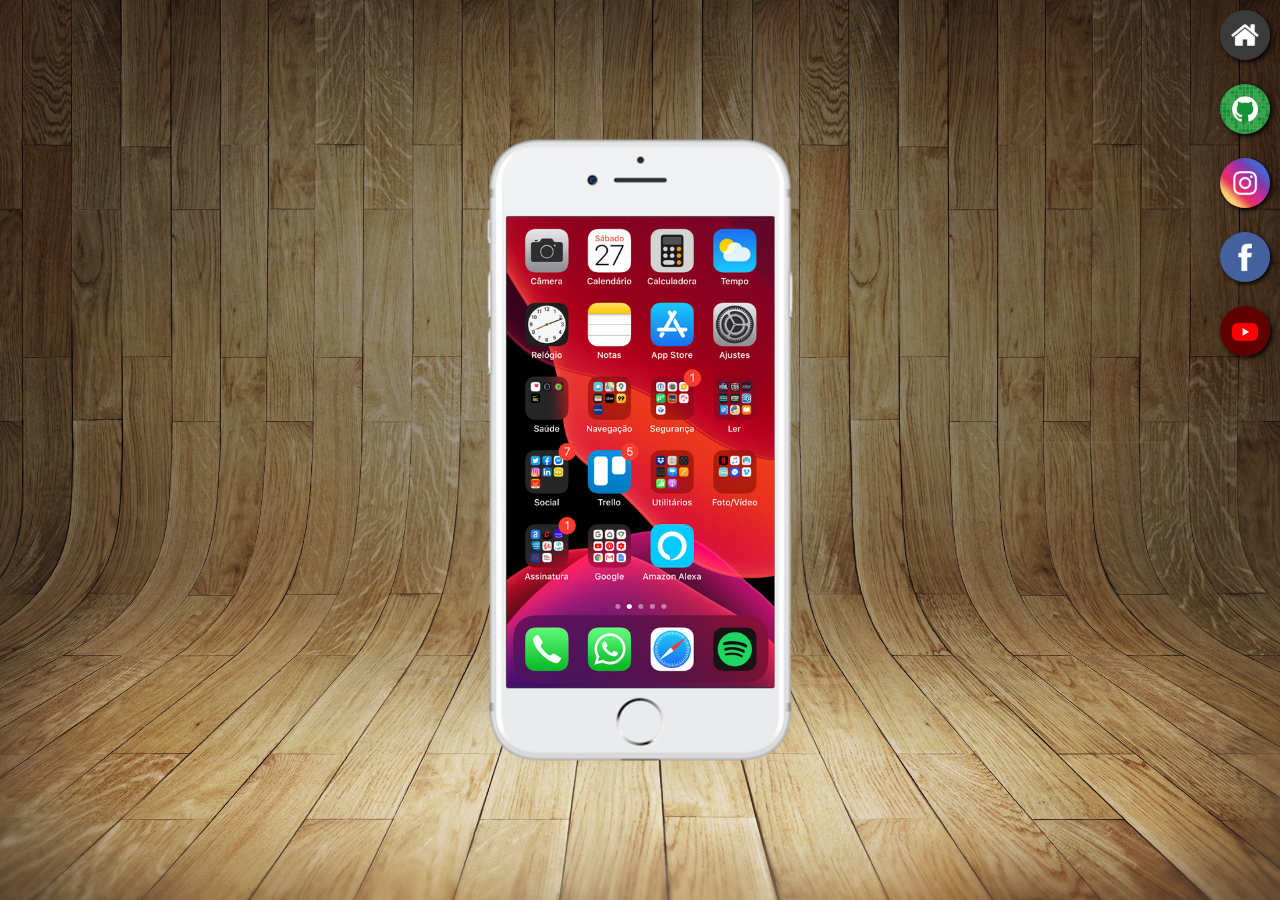
<file: index.html>
<!DOCTYPE html>
<html lang="pt-br">
<head>
    <meta charset="UTF-8">
    <meta http-equiv="X-UA-Compatible" content="IE=edge">
    <meta name="viewport" content="width=device-width, initial-scale=1.0">
    <link rel="shortcut icon" href="favicon.ico" type="image/x-icon">
    <link rel="stylesheet" href="estilos/style.css">
    <title>Projeto Redes Sociais</title>
</head>
<body>
    <main>
        <section id="telefone">
            <iframe src="home.html" name = 'tela' id = 'tela' frameborder="0">Seu navegador não é compativel com isso.</iframe>
        </section>
        <section id="redes-sociais">
            <a href="home.html" target="tela"><img src="imagens/logo-home.jpg" alt="home"></a><br>
            <a href="github.html" target="tela"><img src="imagens/logo-github.jpg" alt="github"></a><br>
            <a href="Instagram.html" target="tela"><img src="imagens/logo-instagram.jpg" alt="Instagram"></a><br>
            <a href="facebook.html" target="tela"><img src="imagens/logo-facebook.jpg" alt="Facebook"></a><br> 
            <a href="youtube.html" target="tela"><img src="imagens/logo-youtube.jpg" alt="Youtube"></a>
        </section>
    </main>
</body>
</html>
</file>
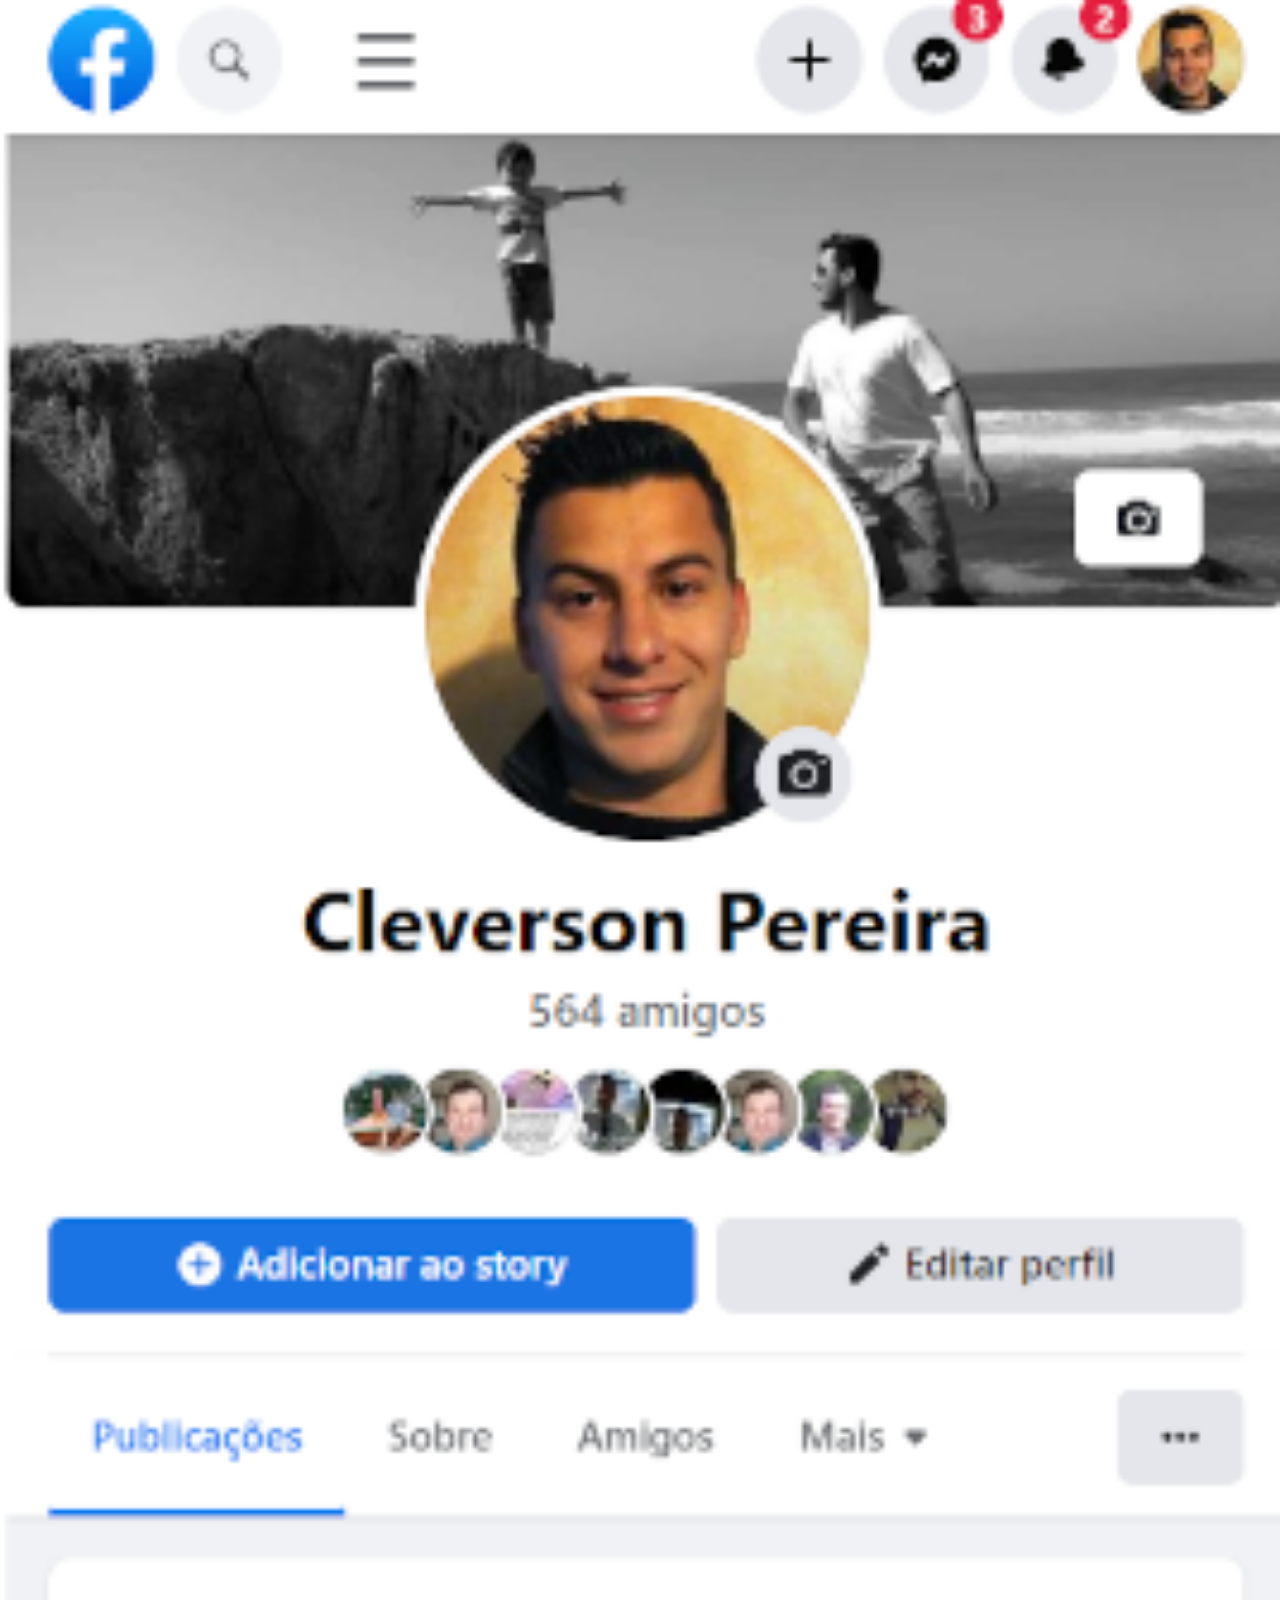
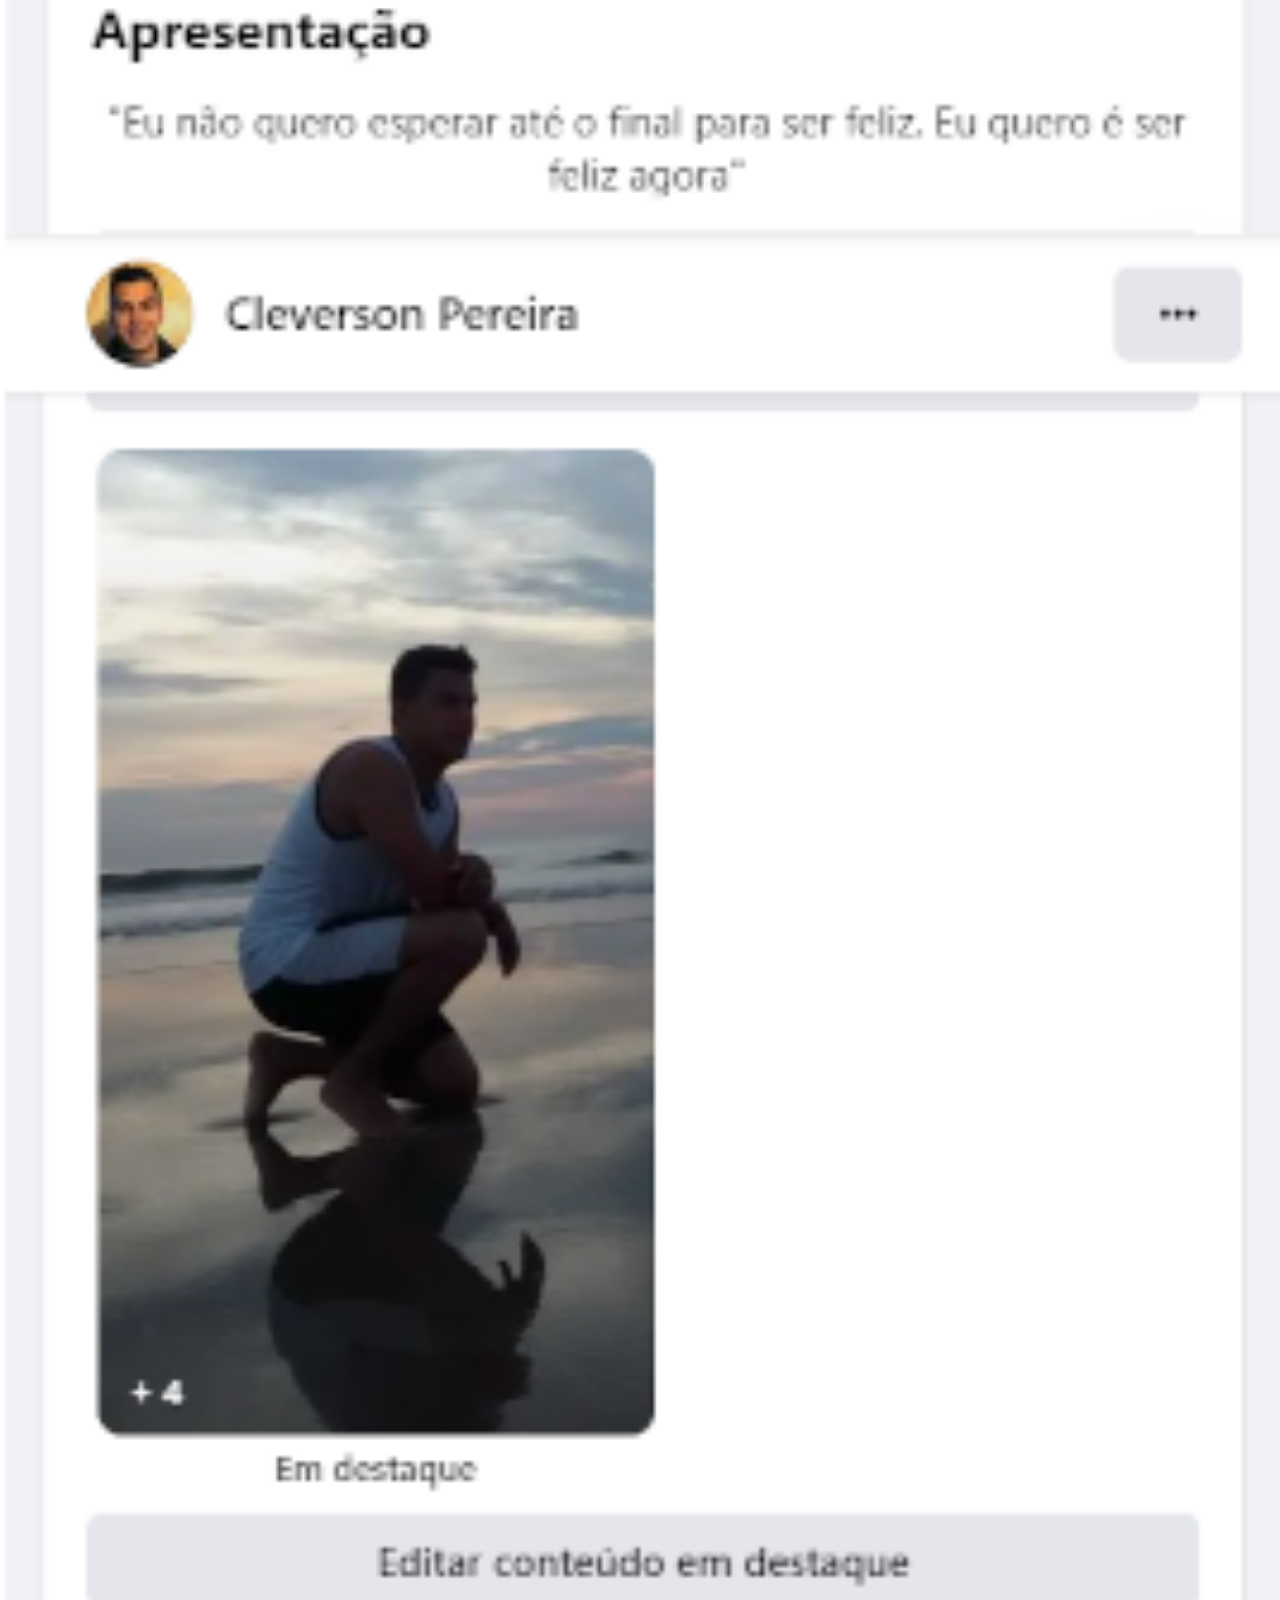
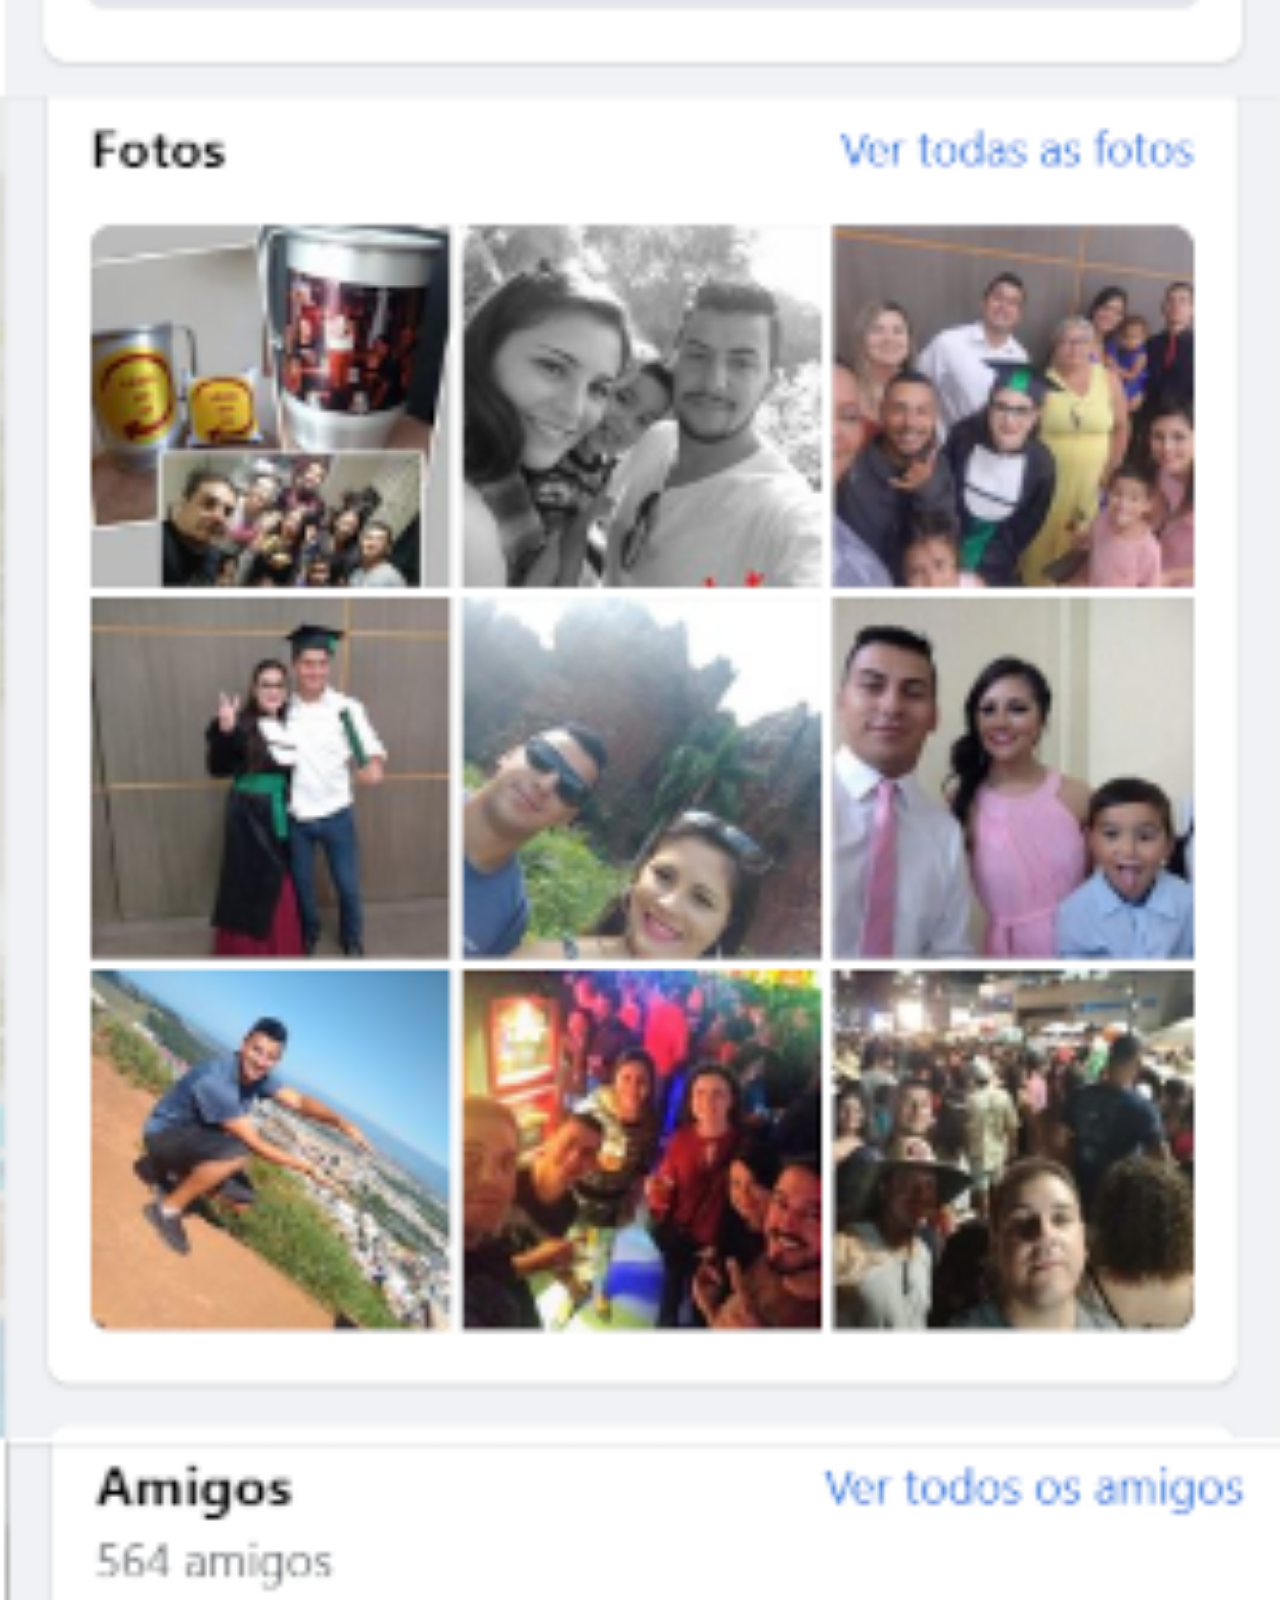
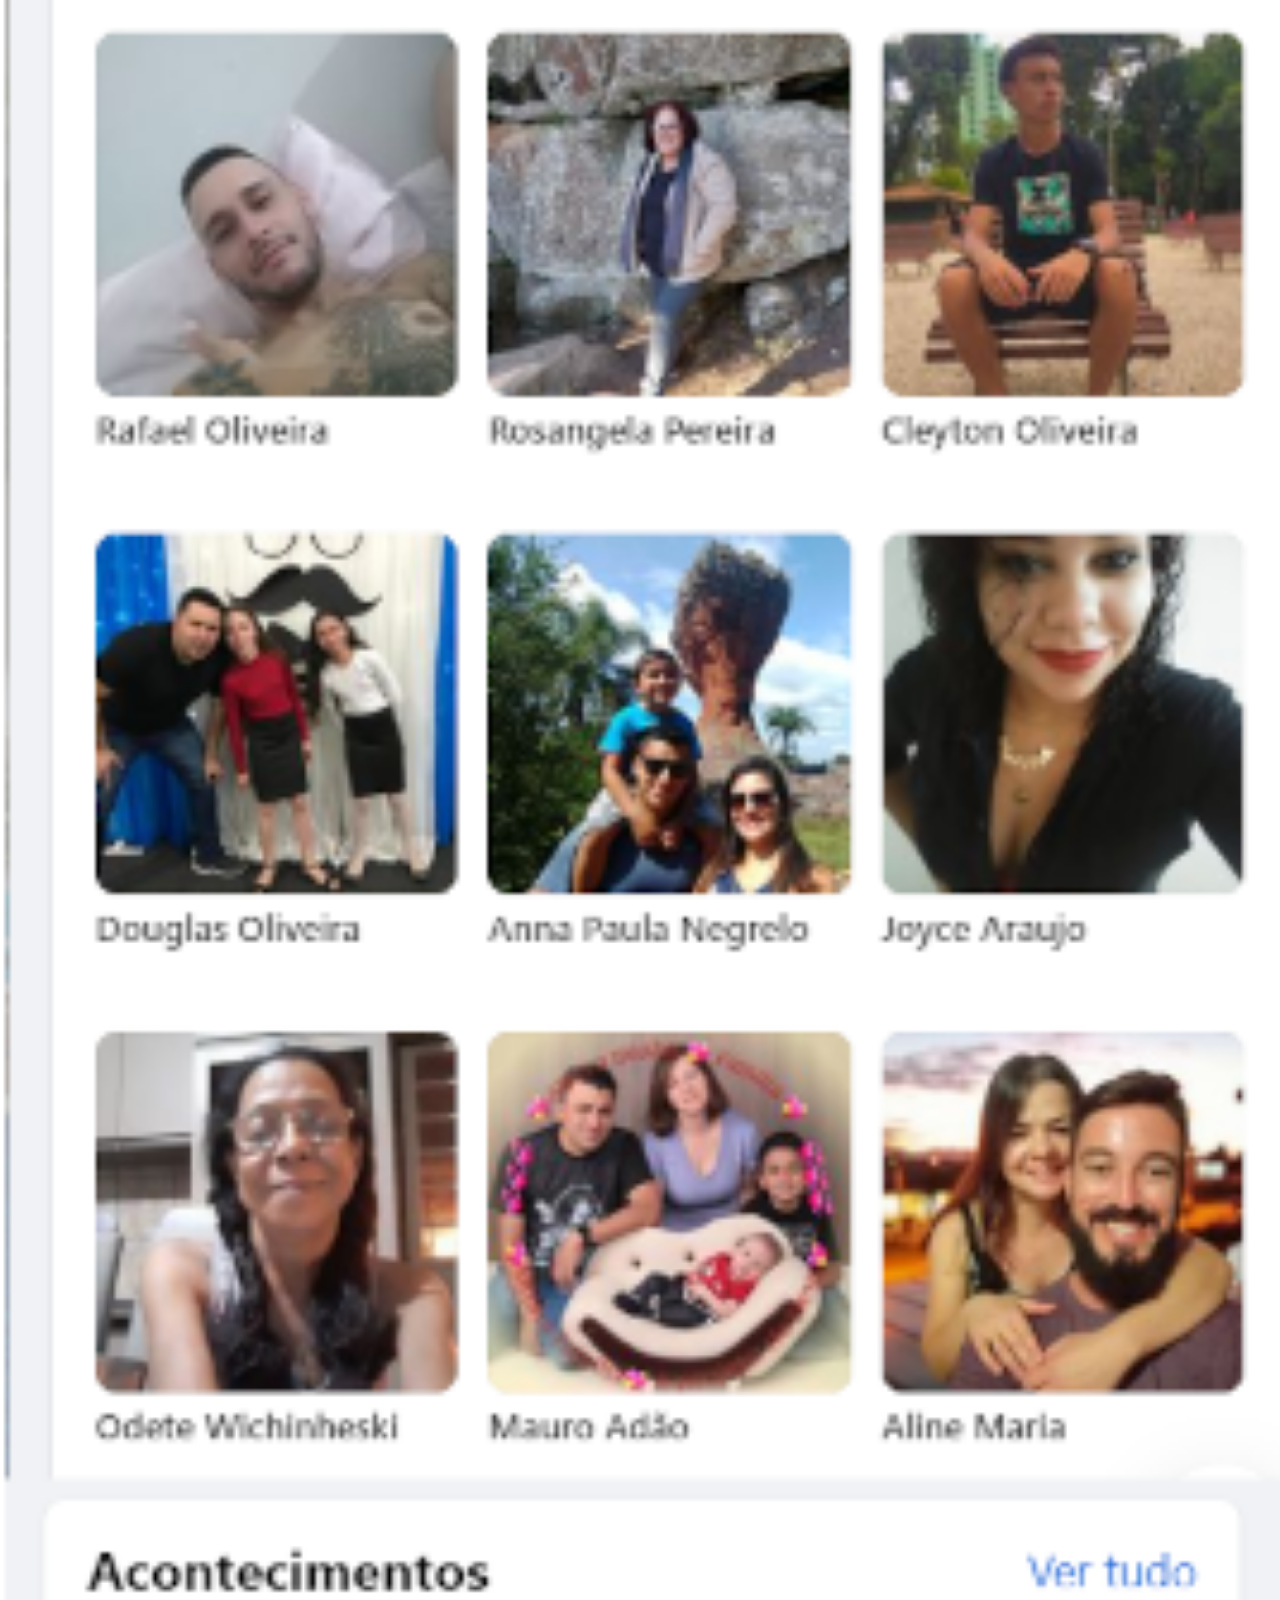
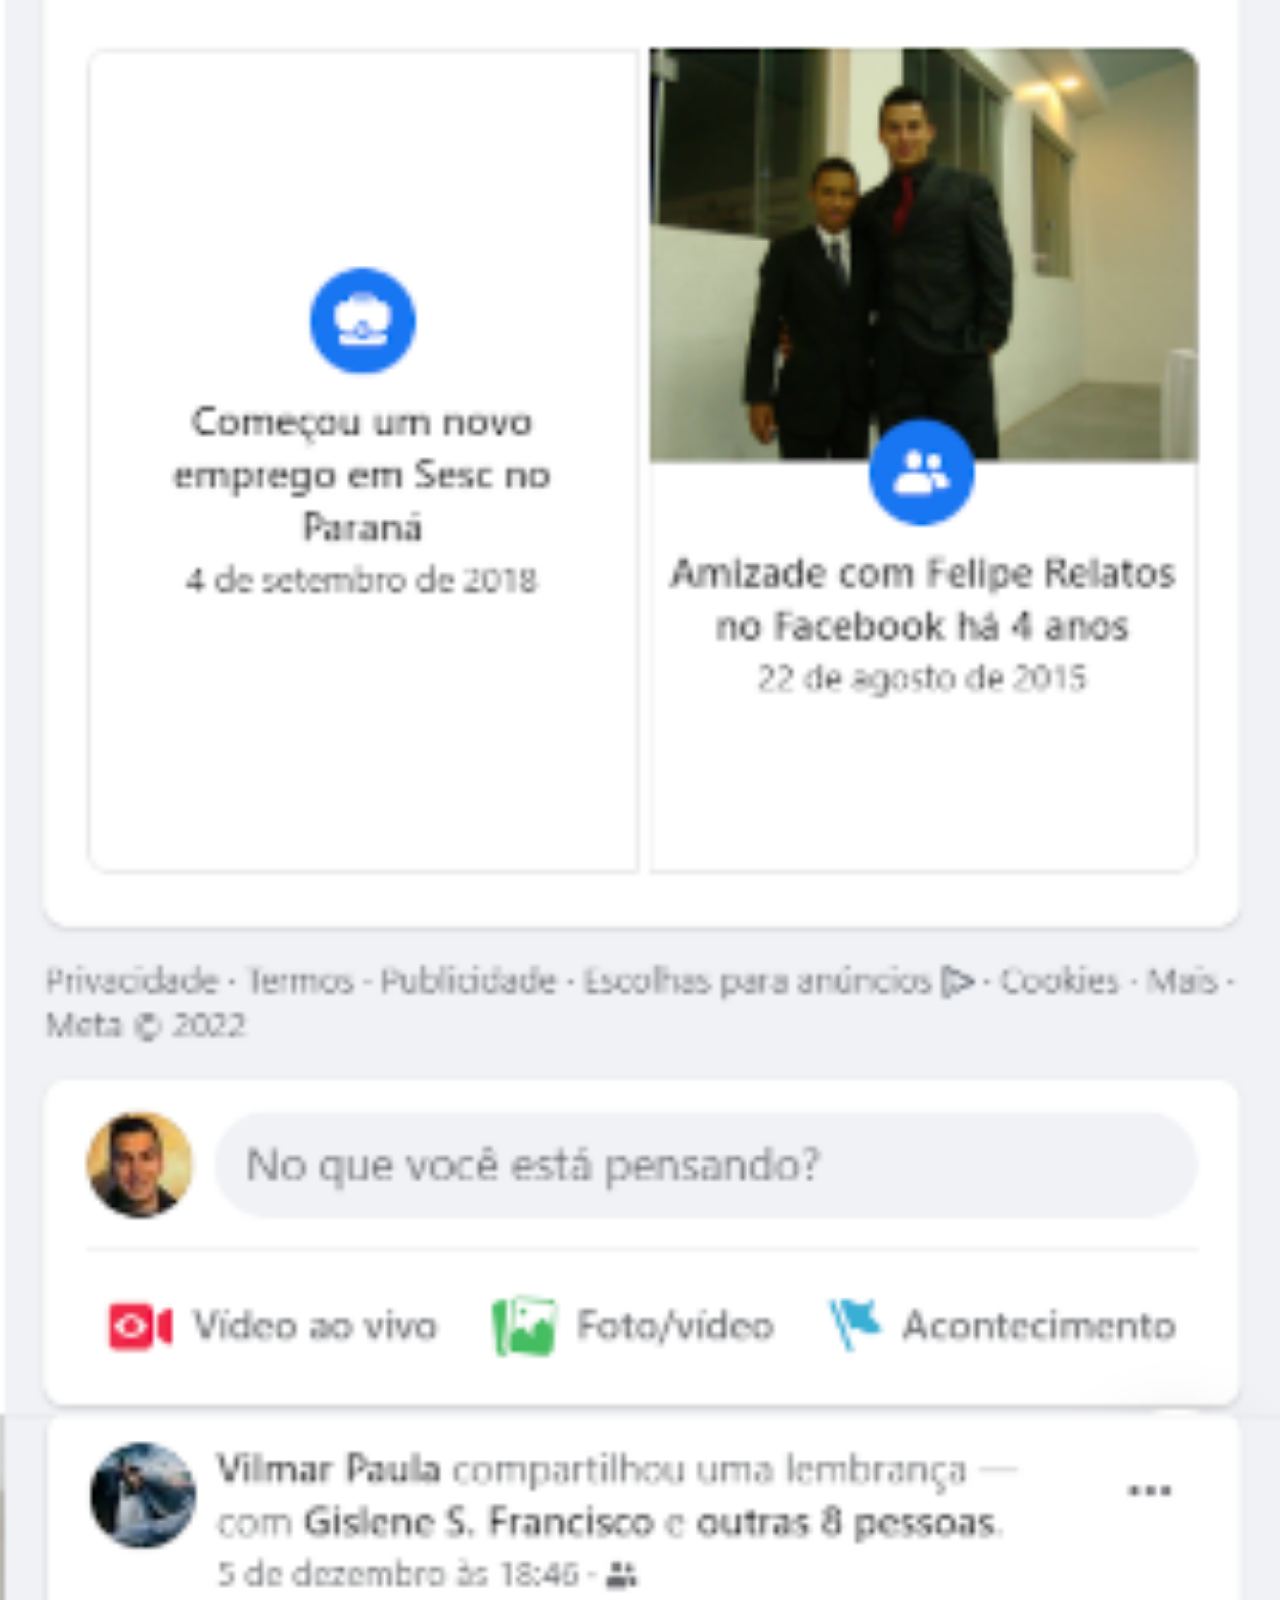
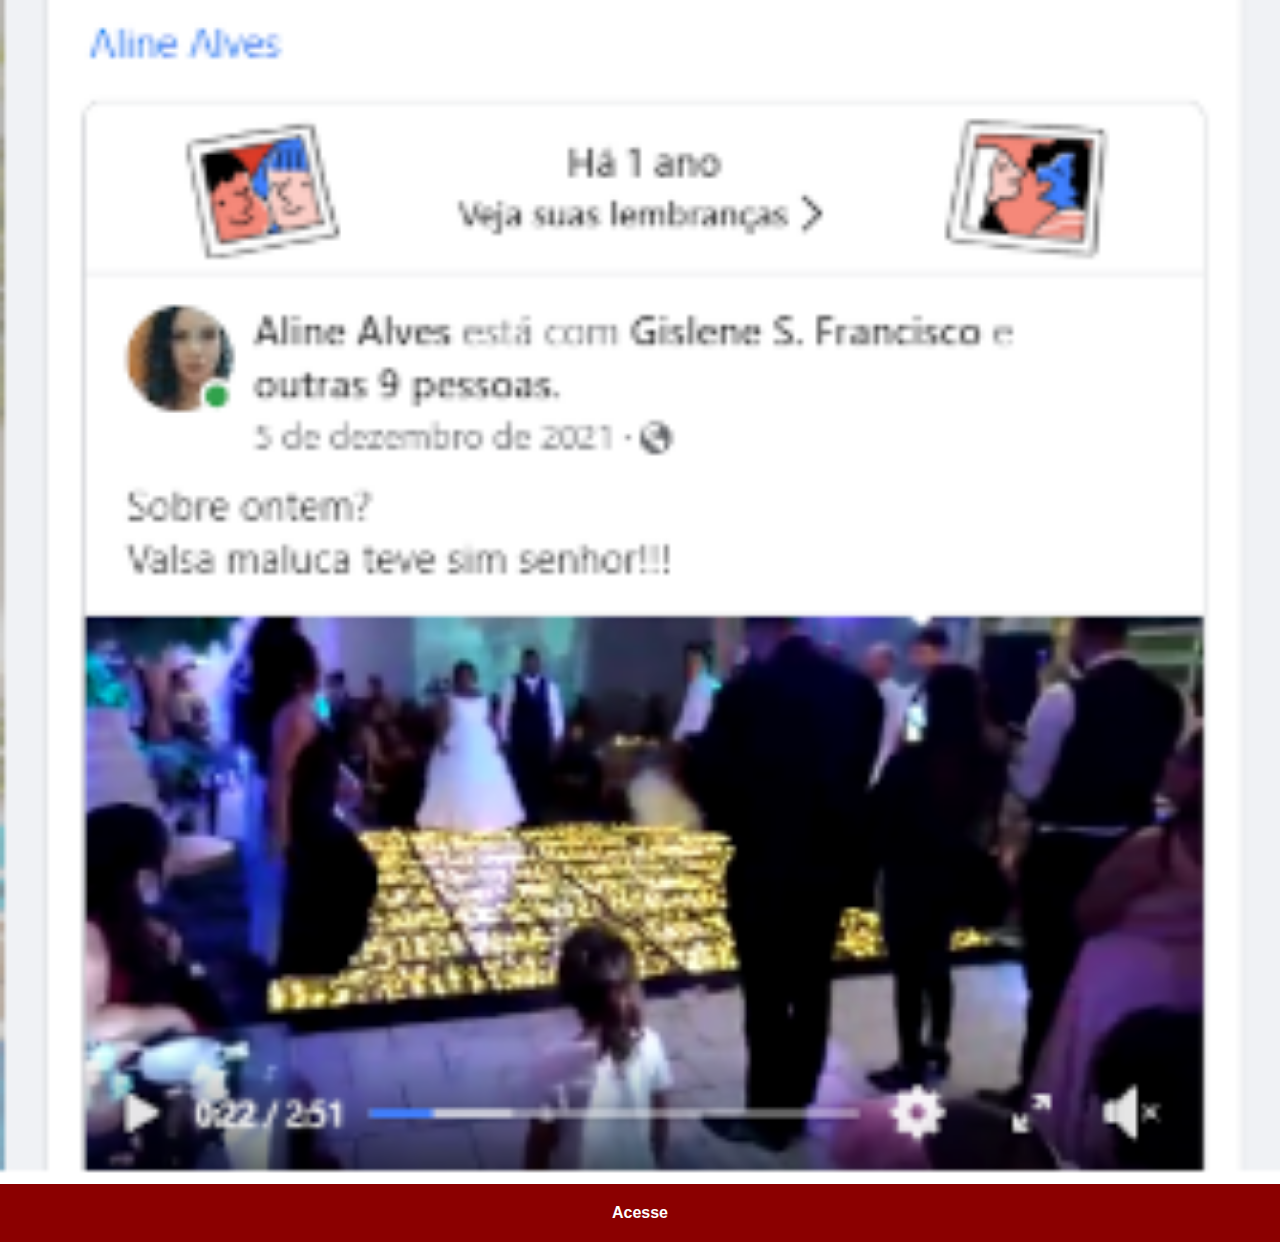
<file: facebook.html>
<!DOCTYPE html>
<html lang="pt-br">
<head>
    <meta charset="UTF-8">
    <meta http-equiv="X-UA-Compatible" content="IE=edge">
    <meta name="viewport" content="width=device-width, initial-scale=1.0">
    <link rel="stylesheet" href="estilos/sociais.css">
    <title>Facebook</title>
</head>
<body>
    <img src="imagens/Tela Face.png" alt="Facebook">
    <a href="https://www.facebook.com/cleverson.pereira.104" target="_blank">Acesse</a>
</body>
</html>
</file>
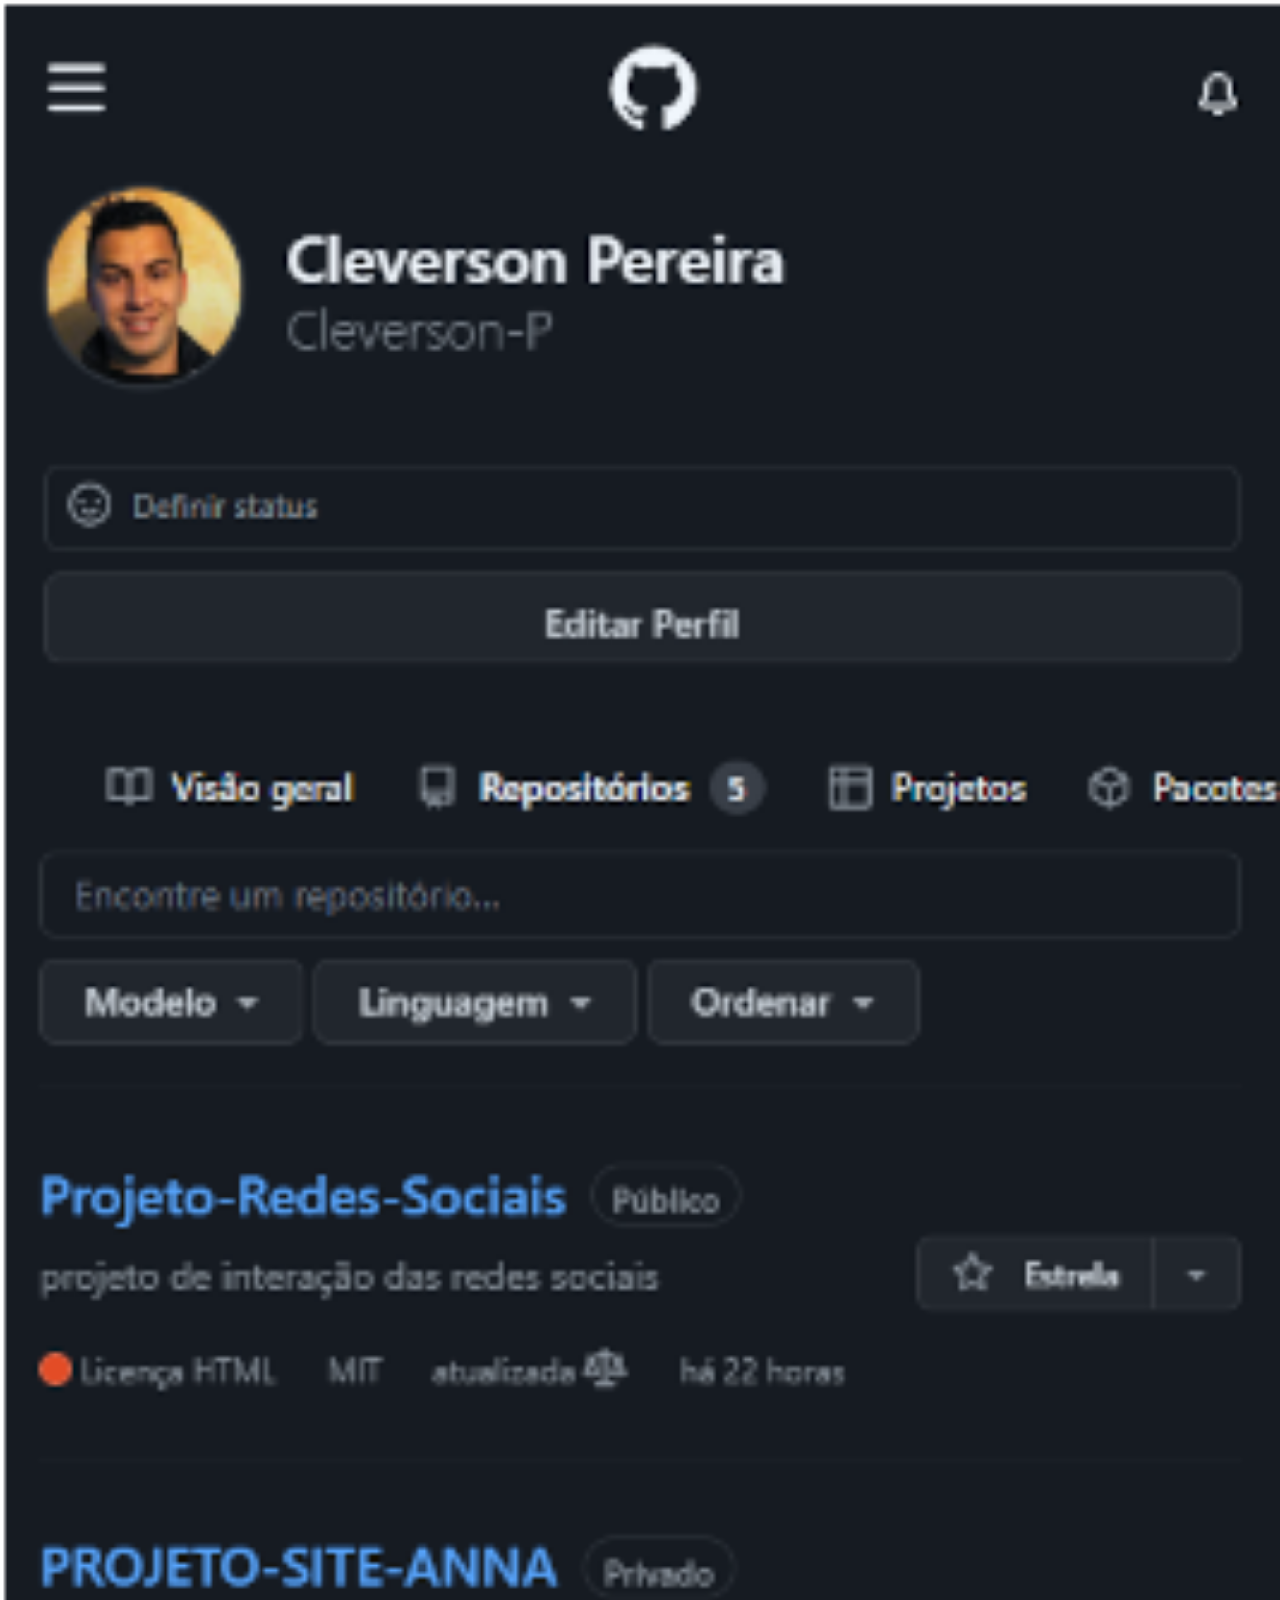
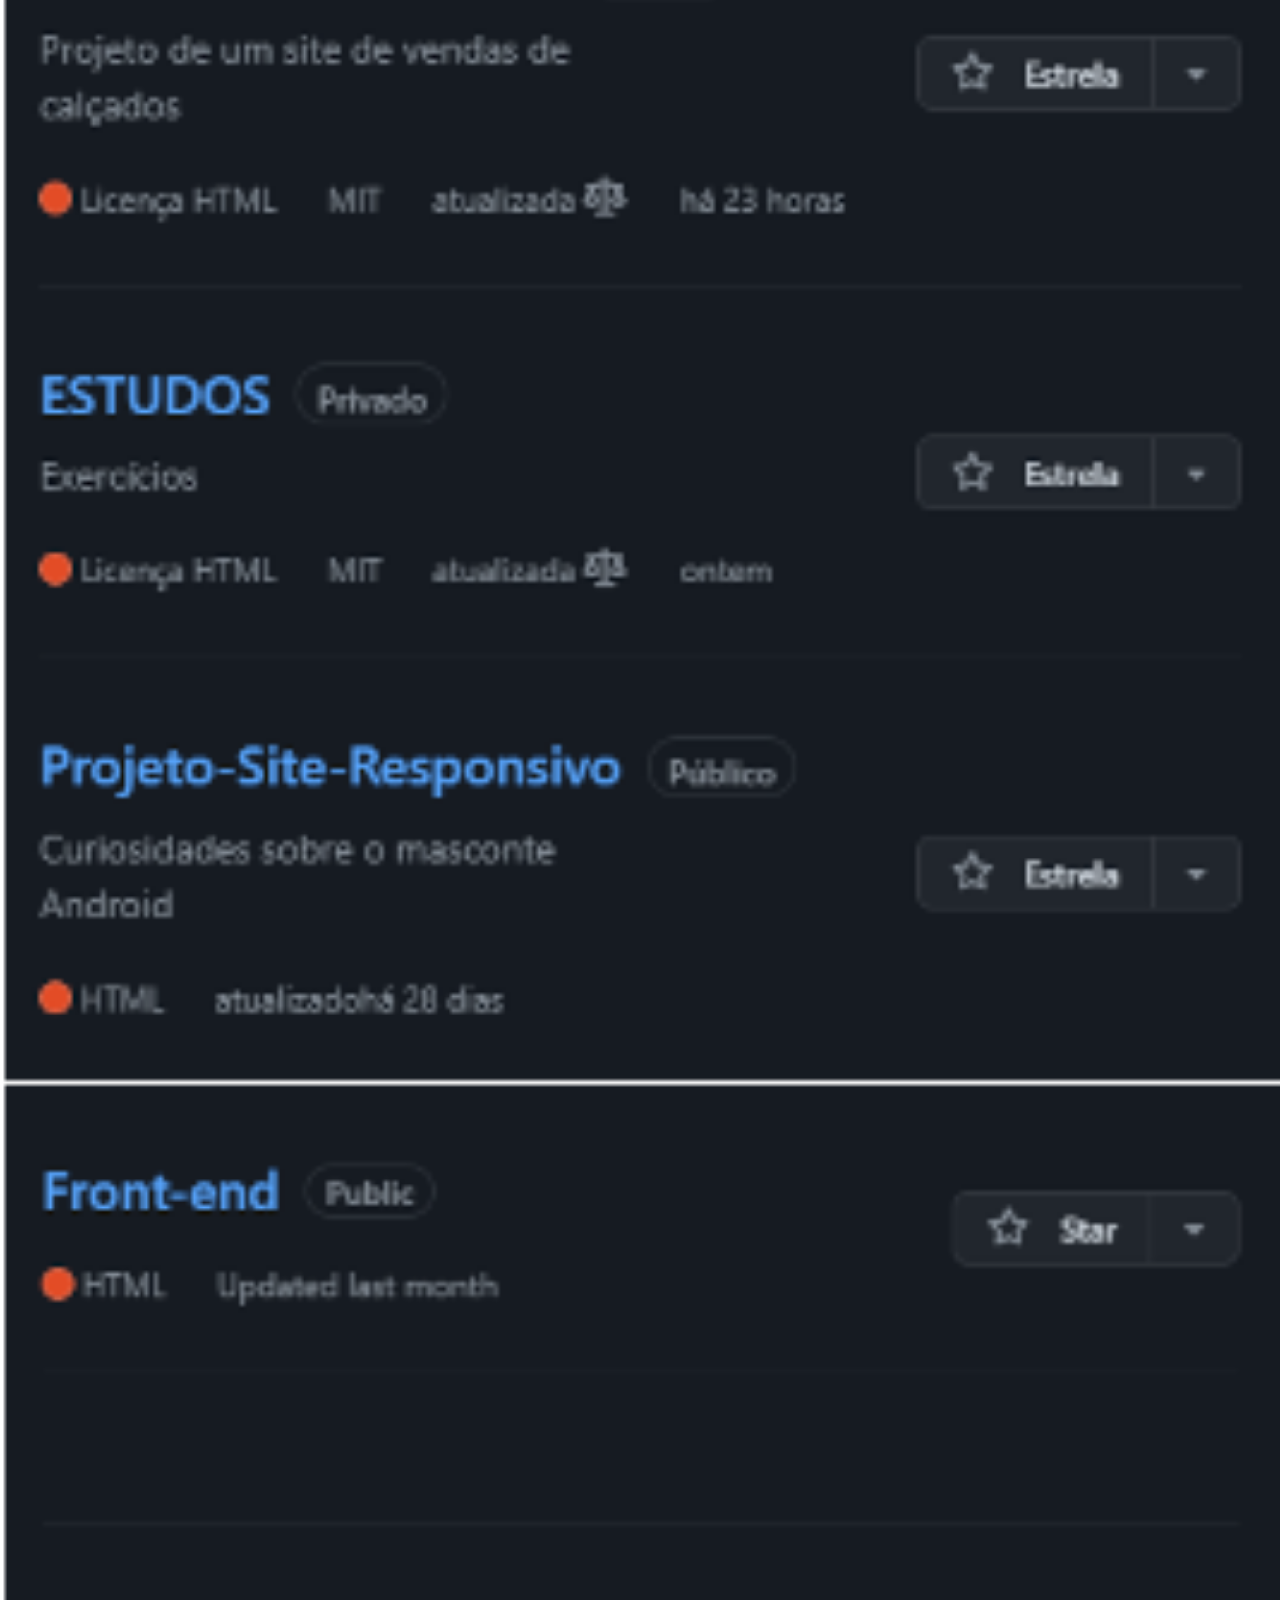
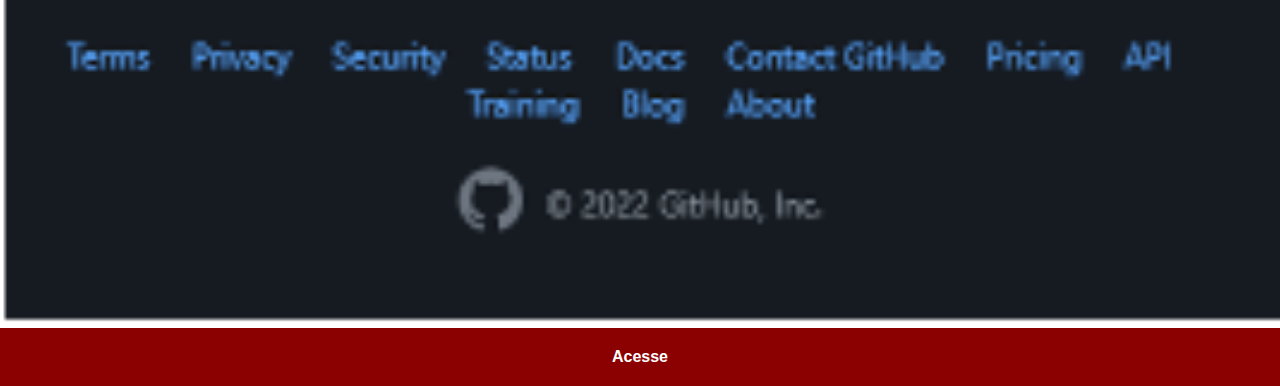
<file: github.html>
<!DOCTYPE html>
<html lang="pt-br">
<head>
    <meta charset="UTF-8">
    <meta http-equiv="X-UA-Compatible" content="IE=edge">
    <meta name="viewport" content="width=device-width, initial-scale=1.0">
    <link rel="stylesheet" href="estilos/sociais.css">
    <title>GitHub</title>
</head>
<body>
    <img src="imagens/Tela GitHub.png" alt="GitHub">
    <a href="https://github.com/Cleverson-P?tab=repositories" target="_blank">Acesse</a>
</body>
</html>
</file>
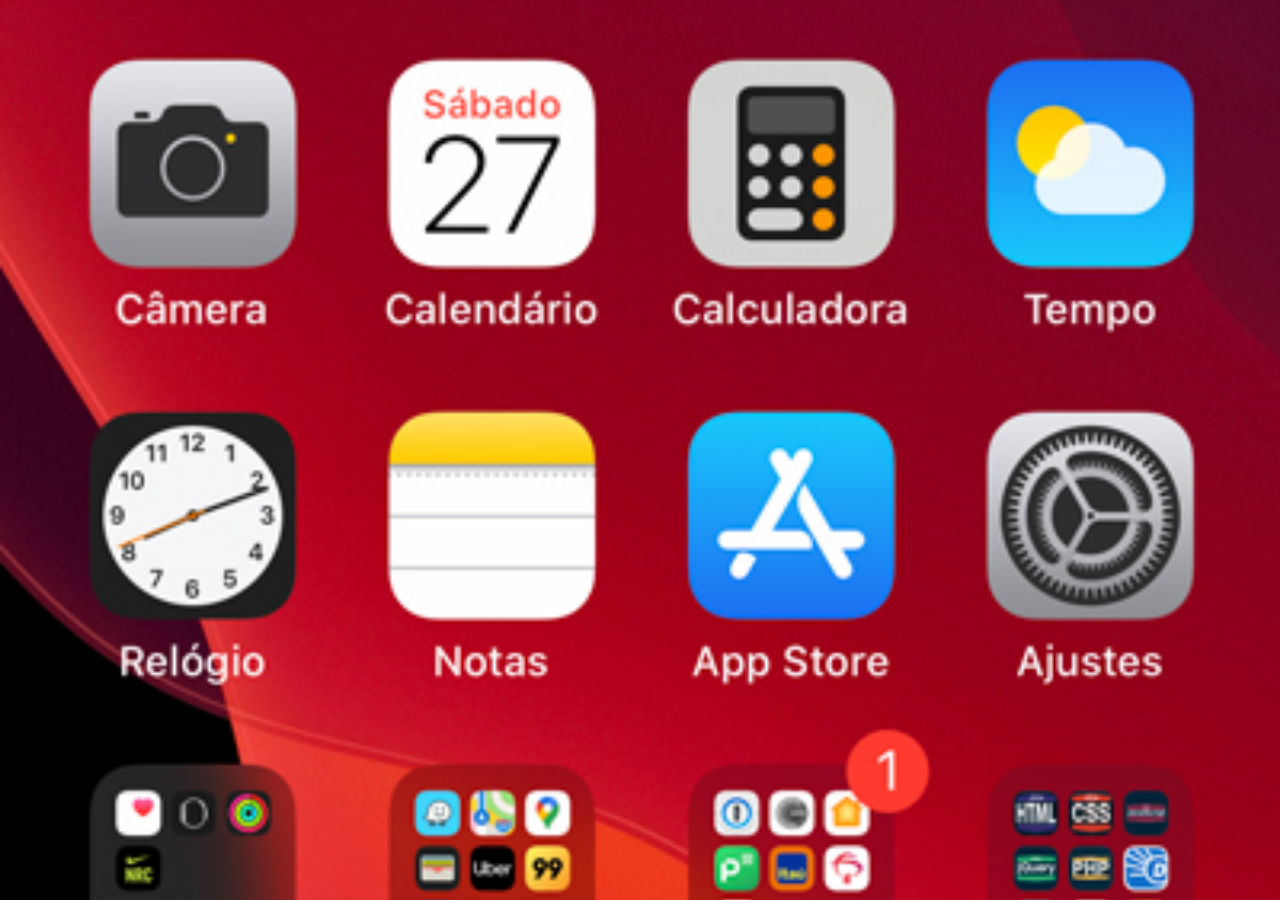
<file: home.html>
<!DOCTYPE html>
<html lang="pt-br">
<head>
    <meta charset="UTF-8">
    <meta http-equiv="X-UA-Compatible" content="IE=edge">
    <meta name="viewport" content="width=device-width, initial-scale=1.0">
    <title>Home</title>
</head>
<style>
    * {
        margin: 0px;
        padding: 0px;
    }
    body {
        width: 100vw;
        height: 100vh;
        background: black url('imagens/tela-home.jpg') no-repeat top center;
        background-size: cover;
    }
</style>
<body>
    
</body>
</html>
</file>
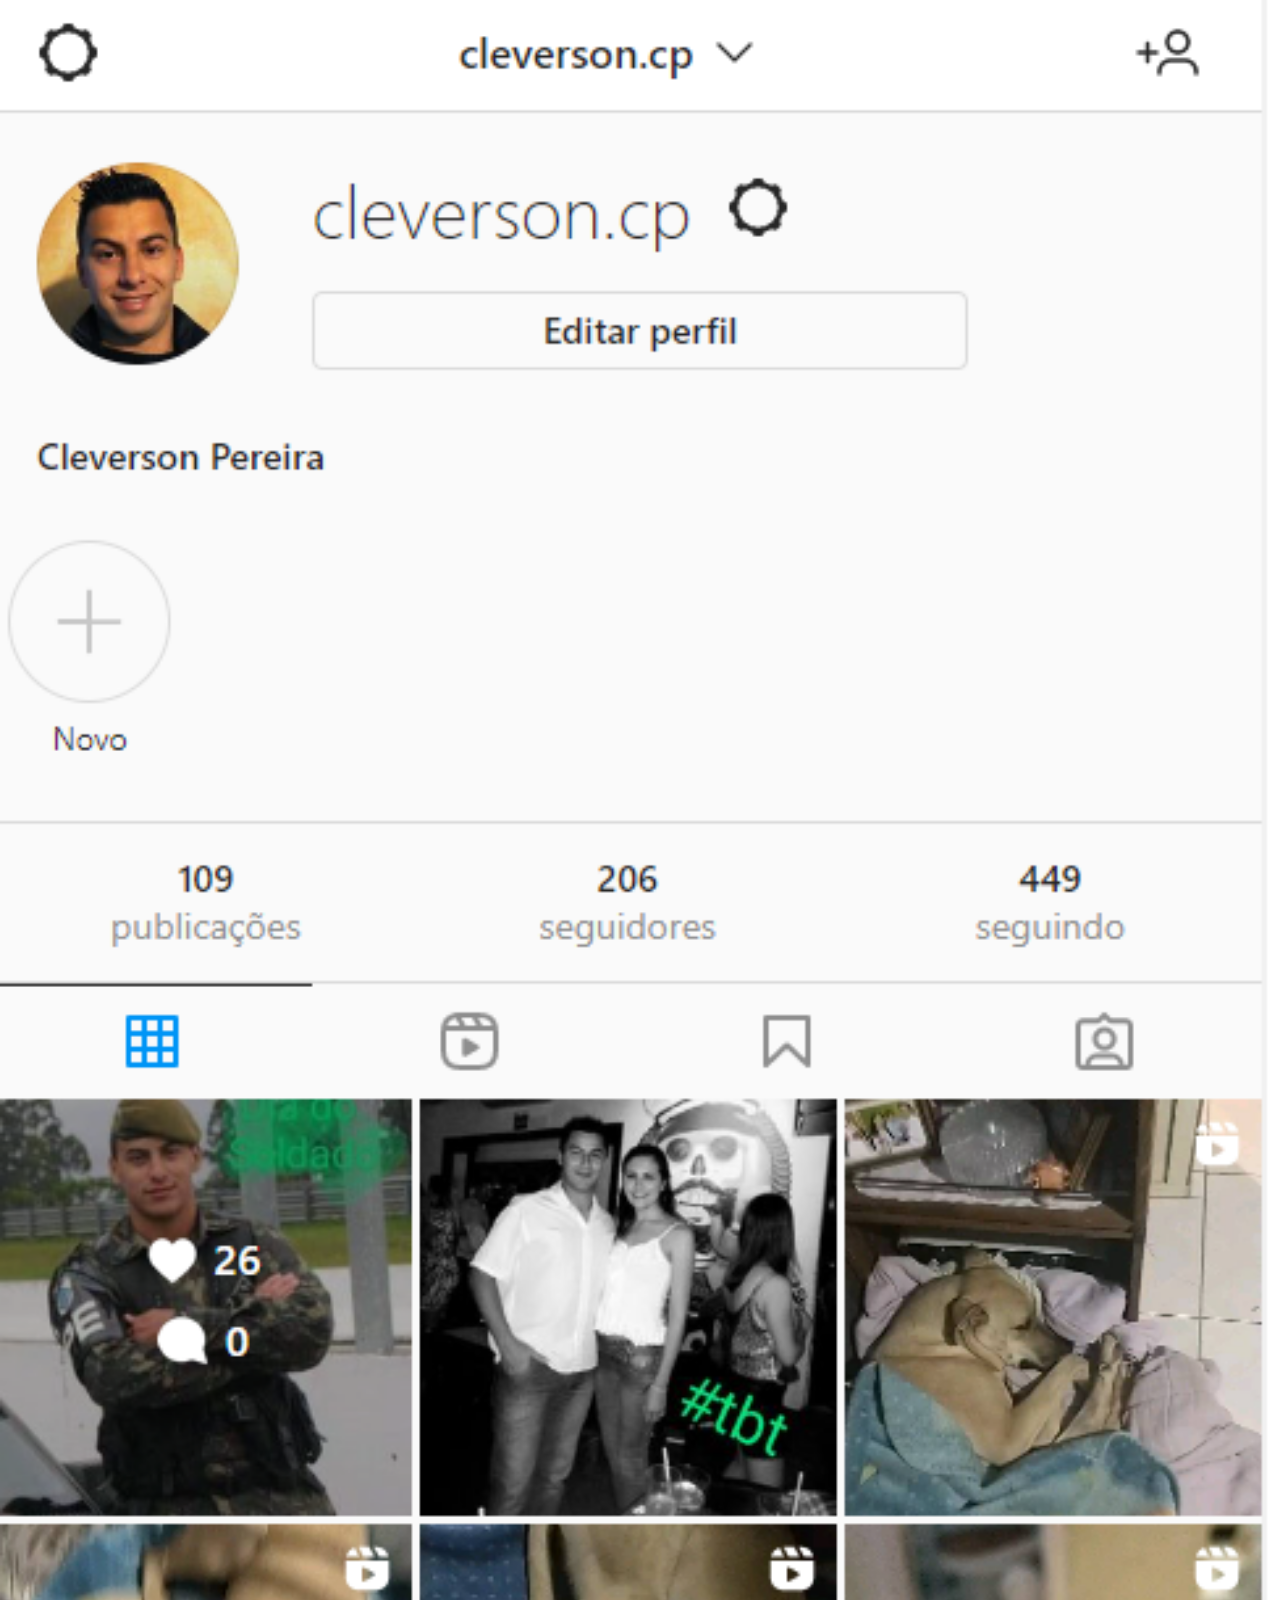
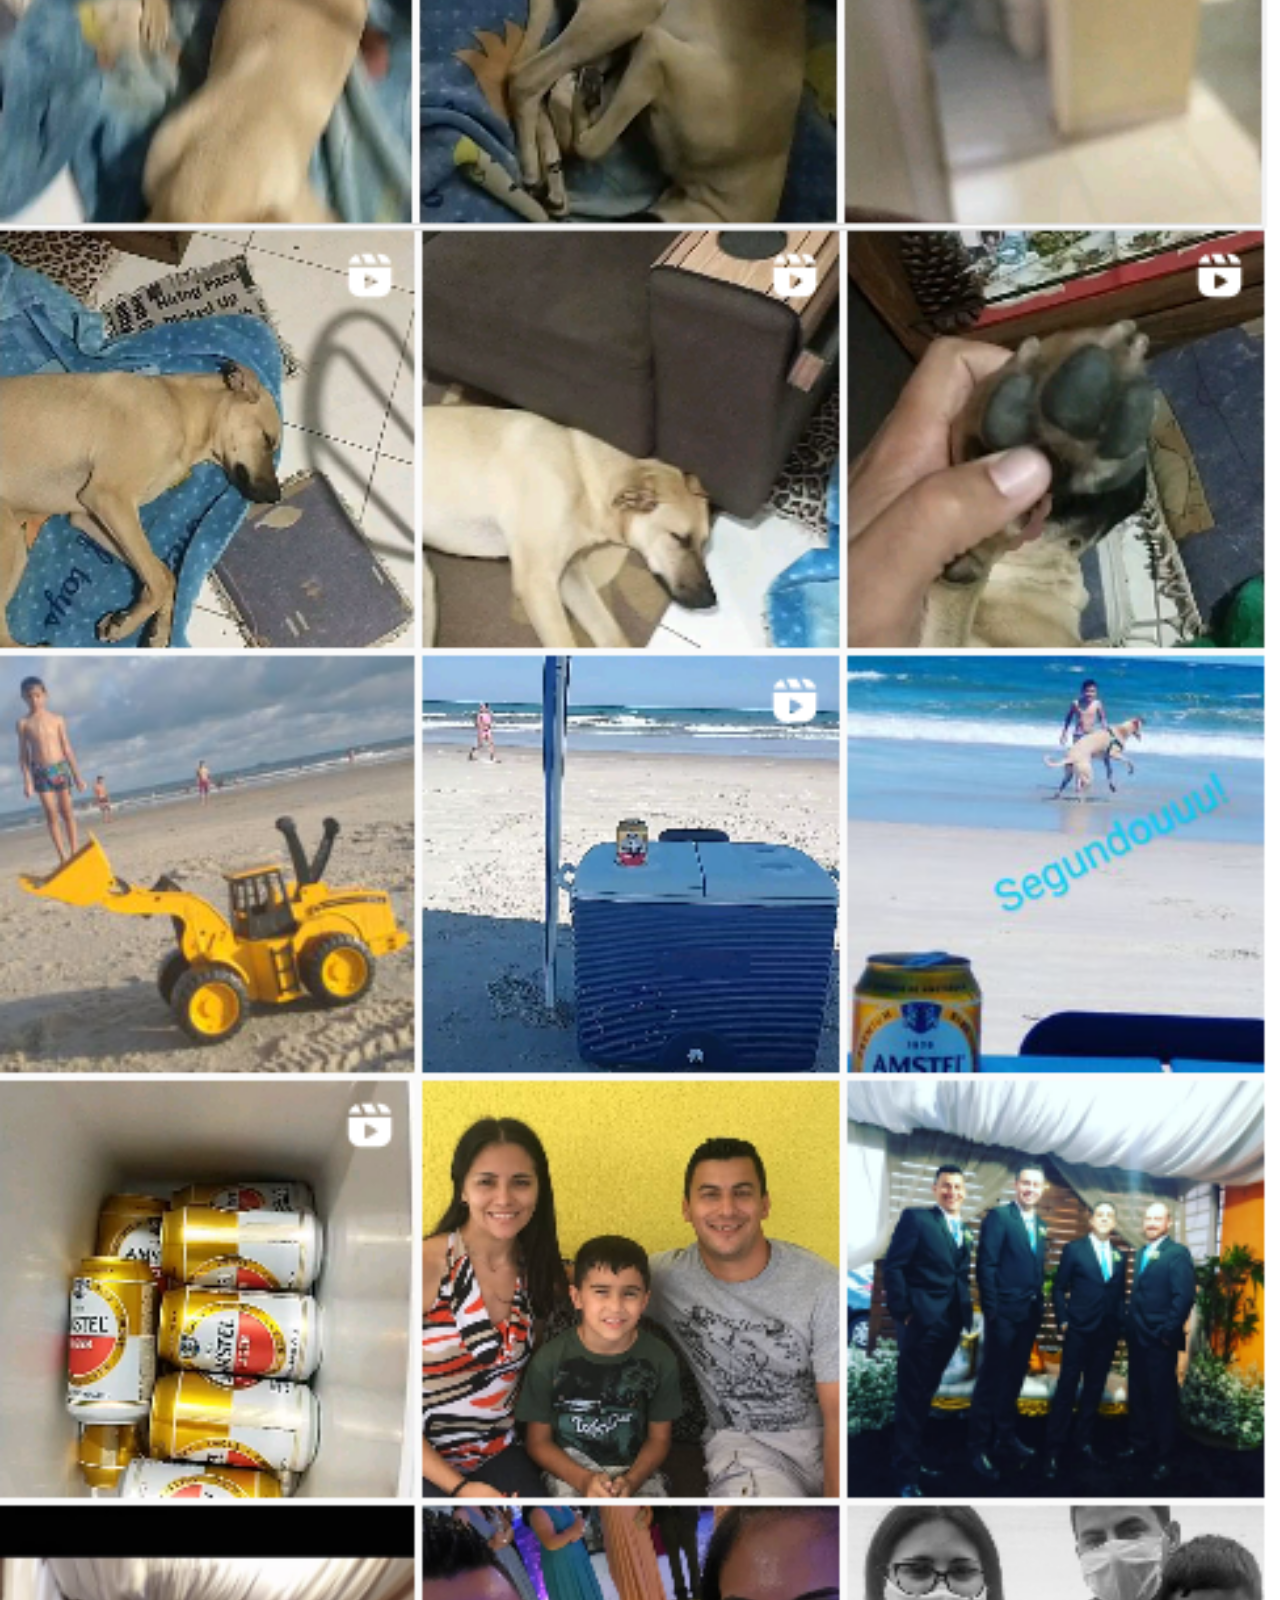
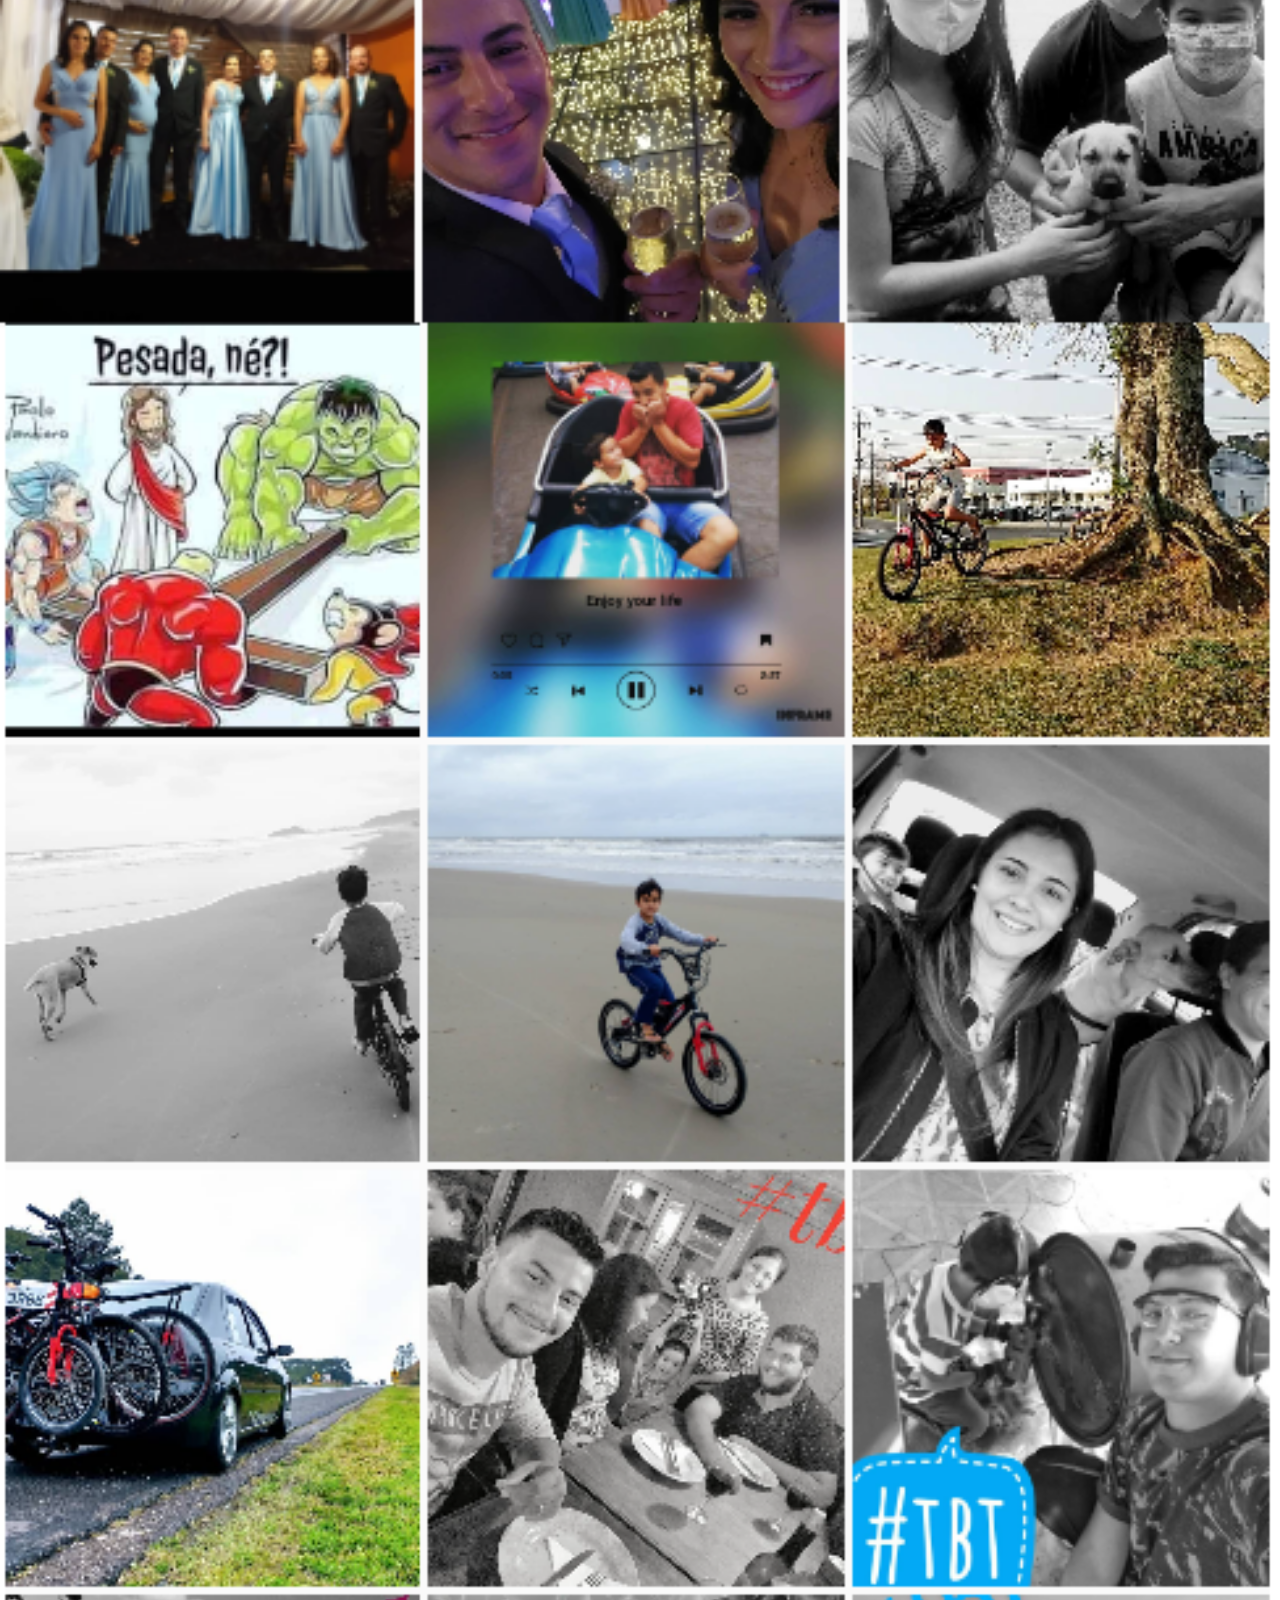
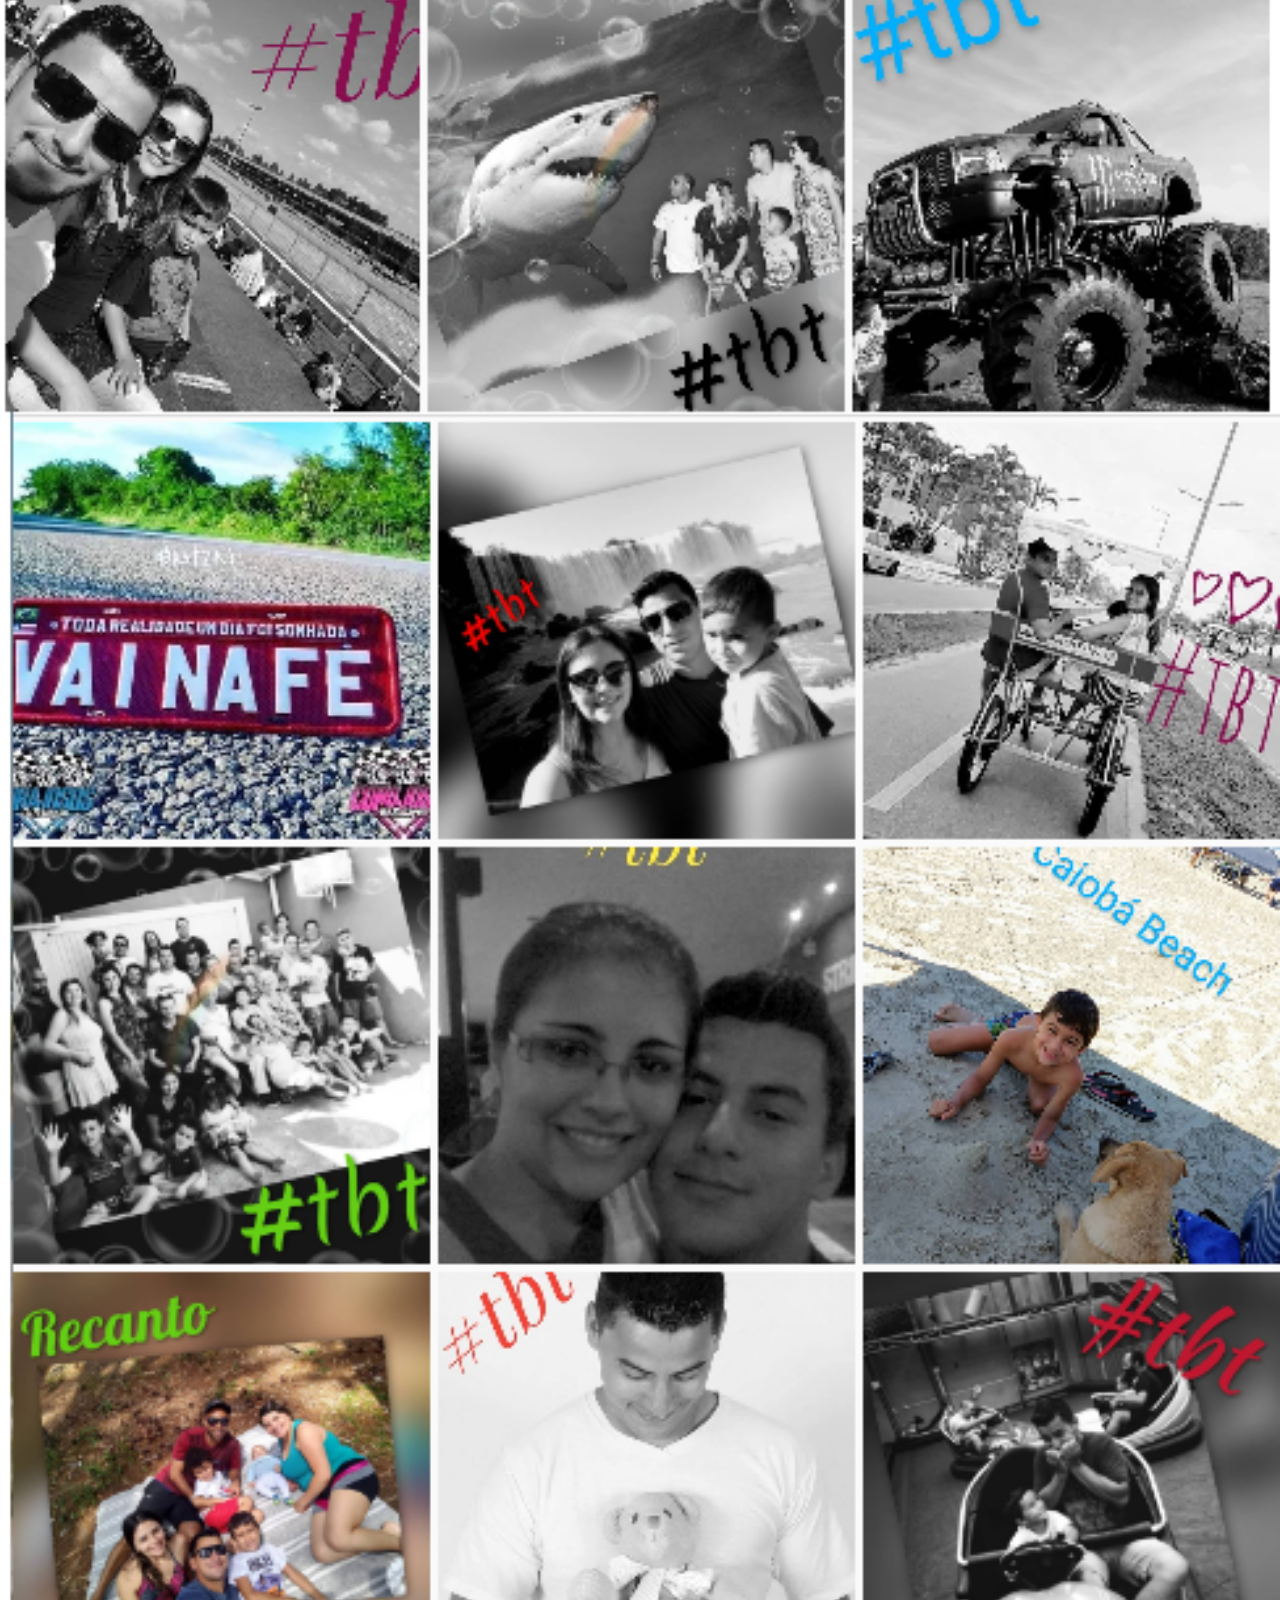
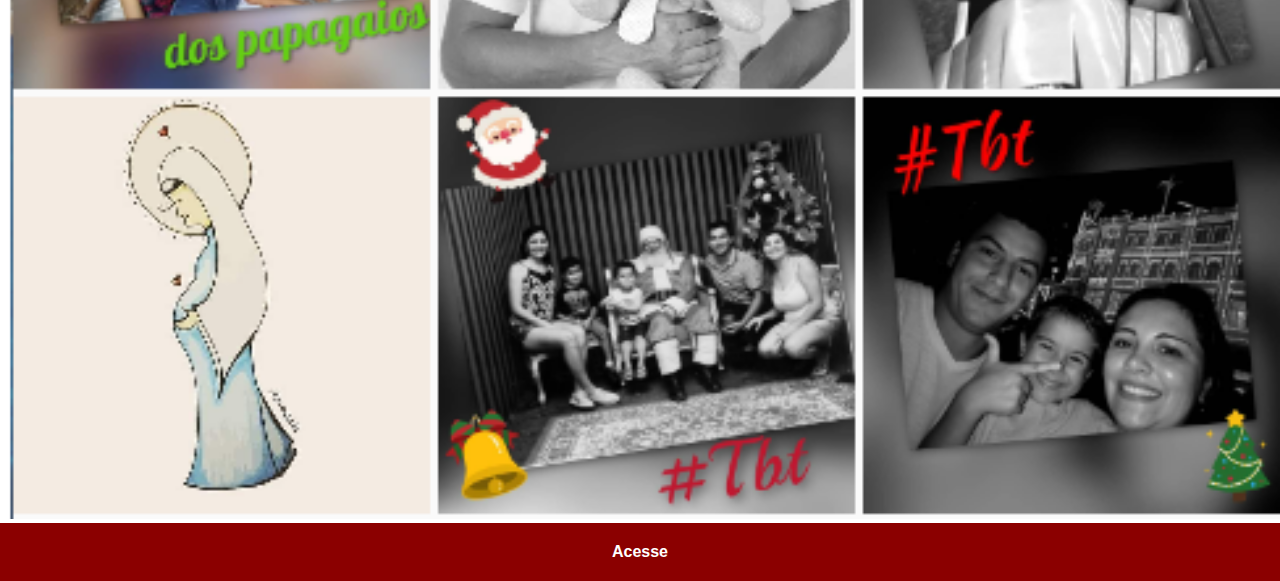
<file: Instagram.html>
<!DOCTYPE html>
<html lang="pt-br">
<head>
    <meta charset="UTF-8">
    <meta http-equiv="X-UA-Compatible" content="IE=edge">
    <meta name="viewport" content="width=device-width, initial-scale=1.0">
    <link rel="stylesheet" href="estilos/sociais.css">
    <title>Instagram</title>
</head>
<body>
    <img src="imagens/Tela Instagram.png" alt="Instagram">
    <a href="https://www.instagram.com/cleverson.cp/" target="_blank"> Acesse </a>
</body>
</html>
</file>
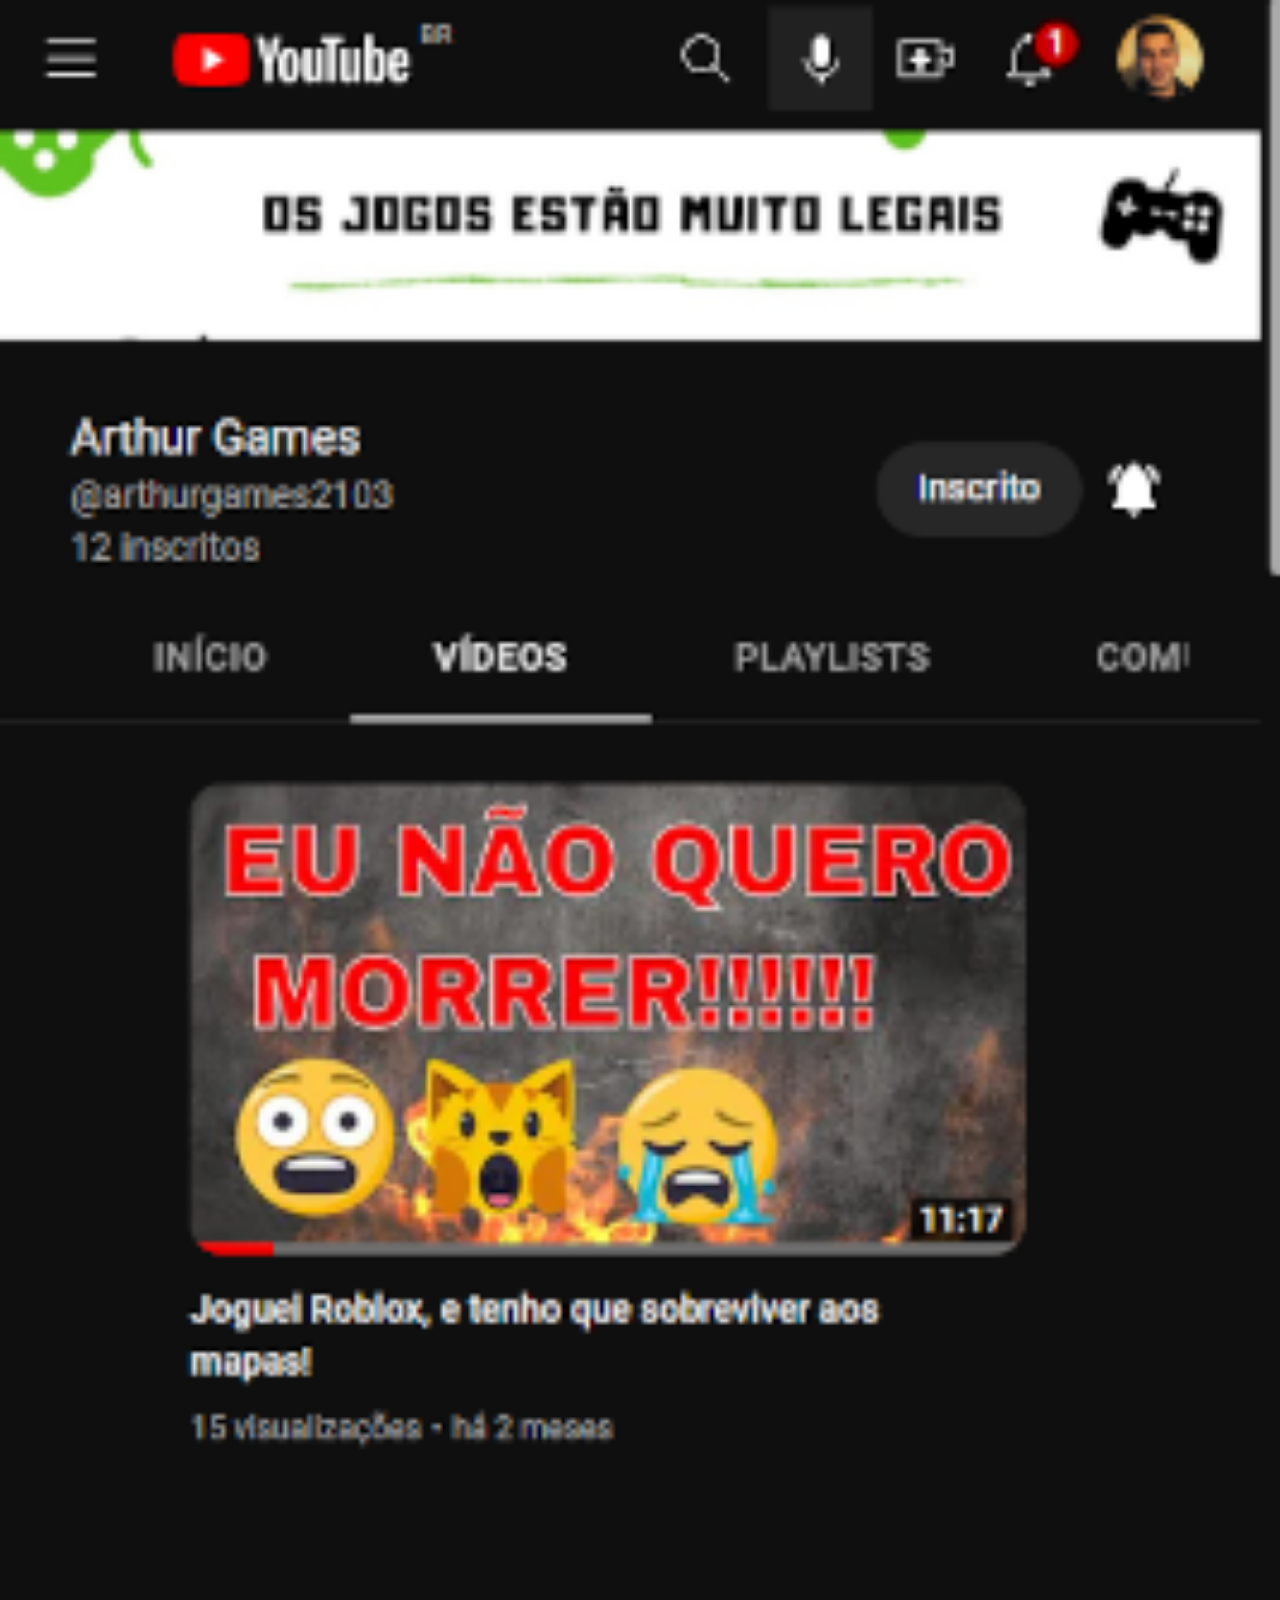
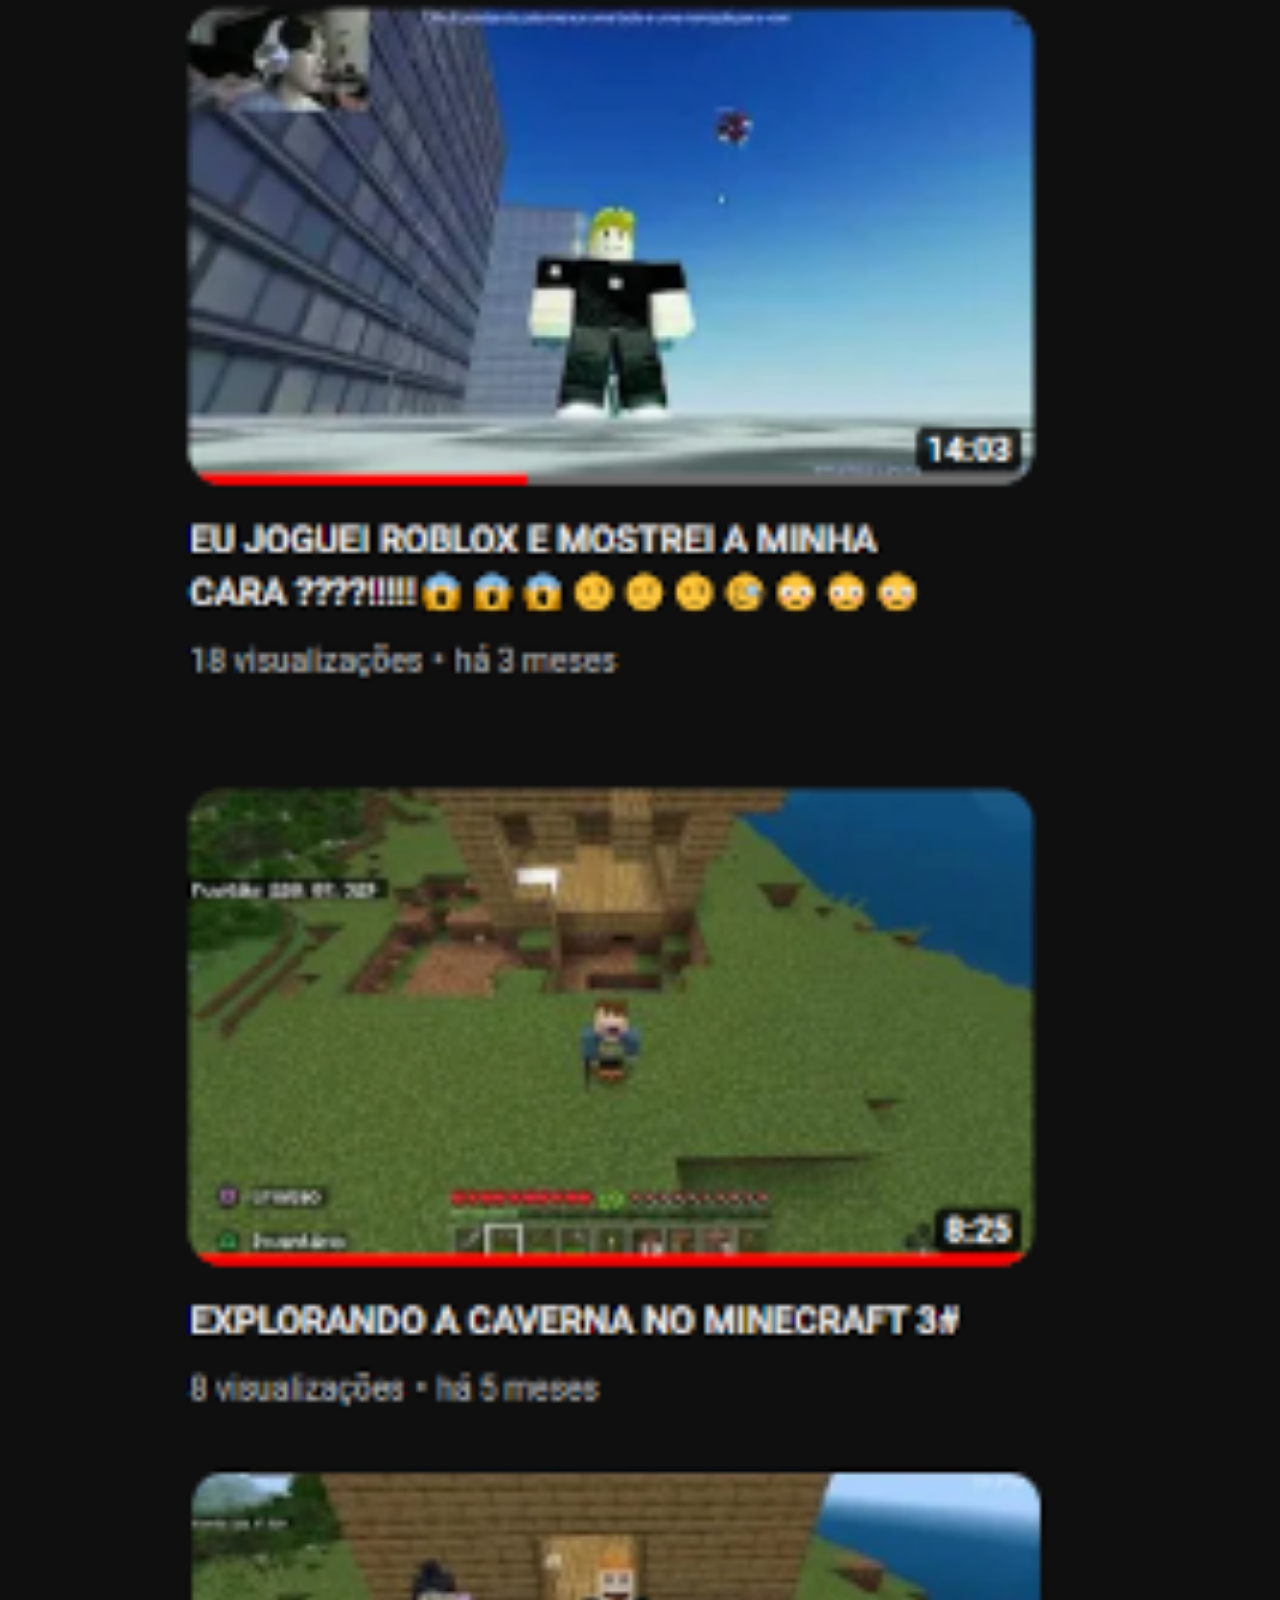
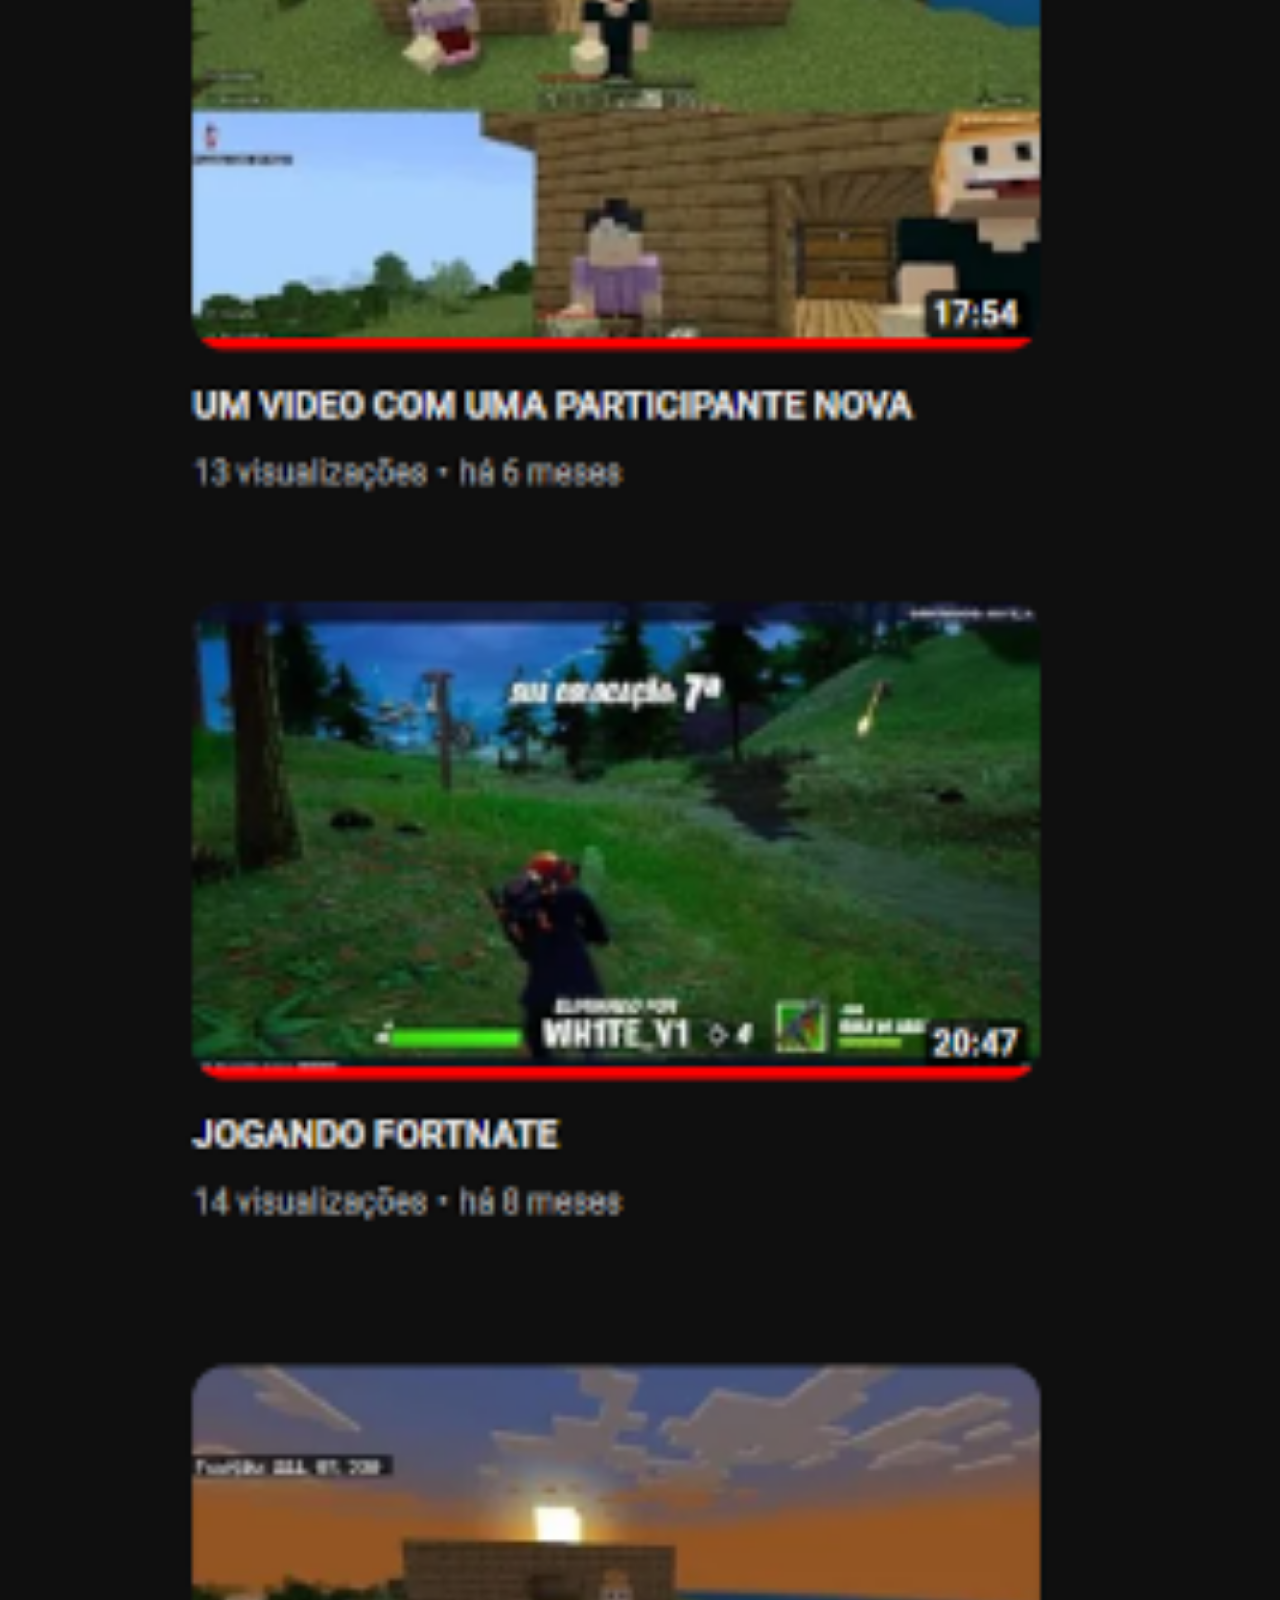
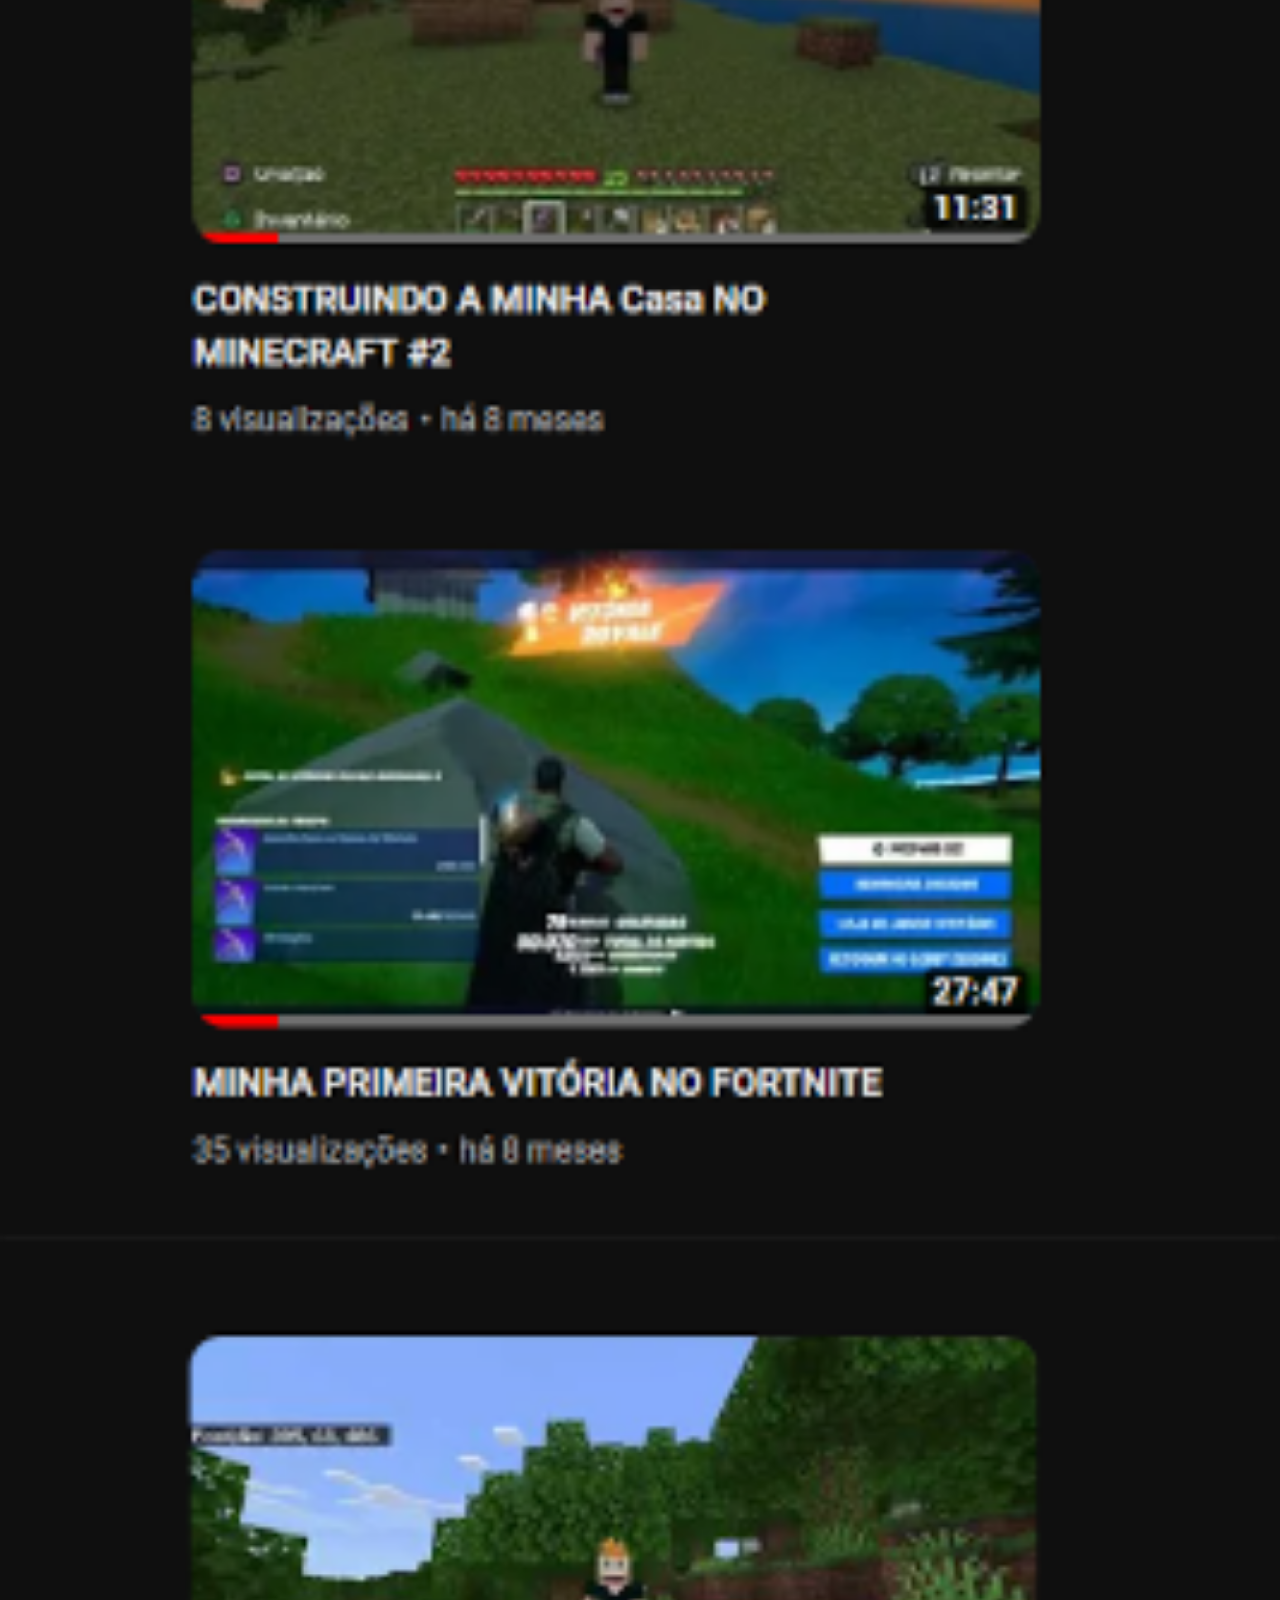
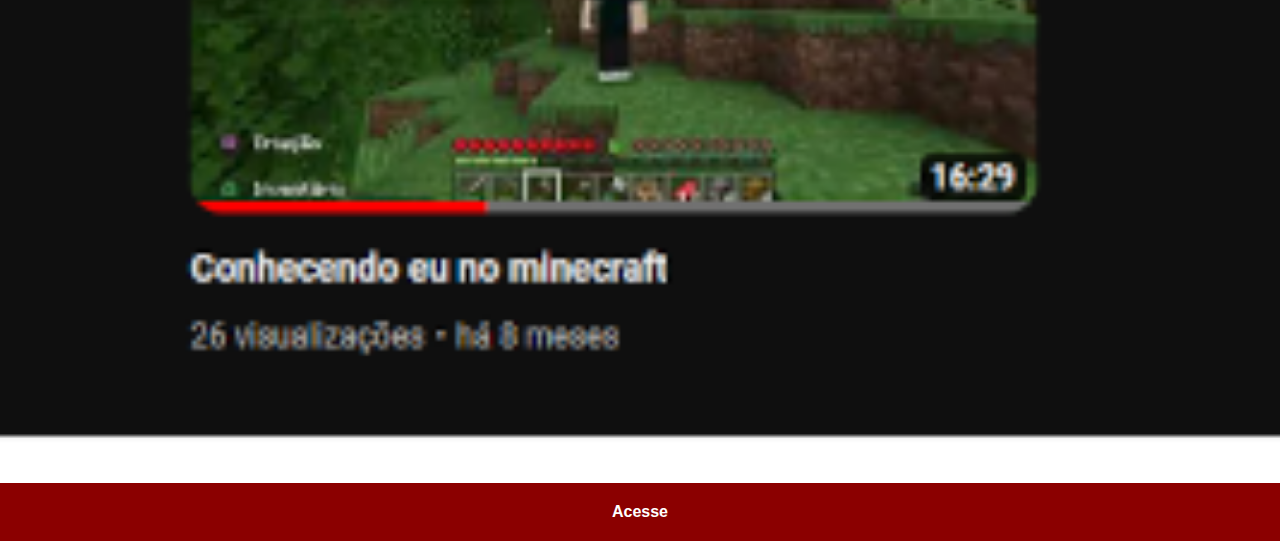
<file: youtube.html>
<!DOCTYPE html>
<html lang="pt-br">
<head>
    <meta charset="UTF-8">
    <meta http-equiv="X-UA-Compatible" content="IE=edge">
    <meta name="viewport" content="width=device-width, initial-scale=1.0">
    <title>Youtube</title>
    <link rel="stylesheet" href="estilos/sociais.css">
</head>
<body>
    <img src="imagens/Tela Youtube.png" alt="Youtube">
    <a href="https://www.youtube.com/@arthurgames2103/featured" target="_blank" >Acesse</a>
</body>
</html>
</file>
<file: estilos/style.css>
@charset "UTF-8";

* {

    margin: 0px;
    padding: 0px;
    font-family: Arial, Helvetica, sans-serif;
}
html, body {
    height: 100vh;
    width: 100vw;
    background-color: black;
}
body{
    background: url('../imagens/fundo-madeira.jpg') no-repeat top center;
    background-size: cover;
    background-attachment: fixed;
}
main {
    height: 100vh;
    position: relative;
}
#telefone {
    position: absolute;
    top: 50%;
    left: 50%;
    transform: translate(-50%, -50%);
    height: 627px;
    width: 311px;
    background: url('../imagens/frame-iphone.png') no-repeat; 
}
#tela {
    position: relative;
    top: 80px;
    left: 22px;
    width: 268px;
    height: 471px;
}
#redes-sociais {
    text-align: right;
}
#redes-sociais img {
    width: 50px;
    margin: 10px;
    border-radius: 50%;
    box-shadow: 2px 2px 5px black;
    box-sizing: border-box;
}
#redes-sociais img:hover {
    border: 3px solid white;
    transform: translate(-5px, -5px);
    box-shadow: 5px 5px 10px black;
    transition: transform .3s, border .5s;
}
</file>
<file: estilos/sociais.css>
@charset "UTF-8";


* {
    margin: 0px;
    padding: 0px;
    font-family: Arial, Helvetica, sans-serif;

}
::-webkit-scrollbar{
    width: 0px;
    height: 0px;
}
img {
    width: 100vw;
}
a {
    display: block;
    background-color: darkred;
    color: white;
    padding: 20px;
    text-align: center;
    font-weight: bolder;
    text-decoration: none;
}
a:hover {
    background-color: red;
}
</file>
